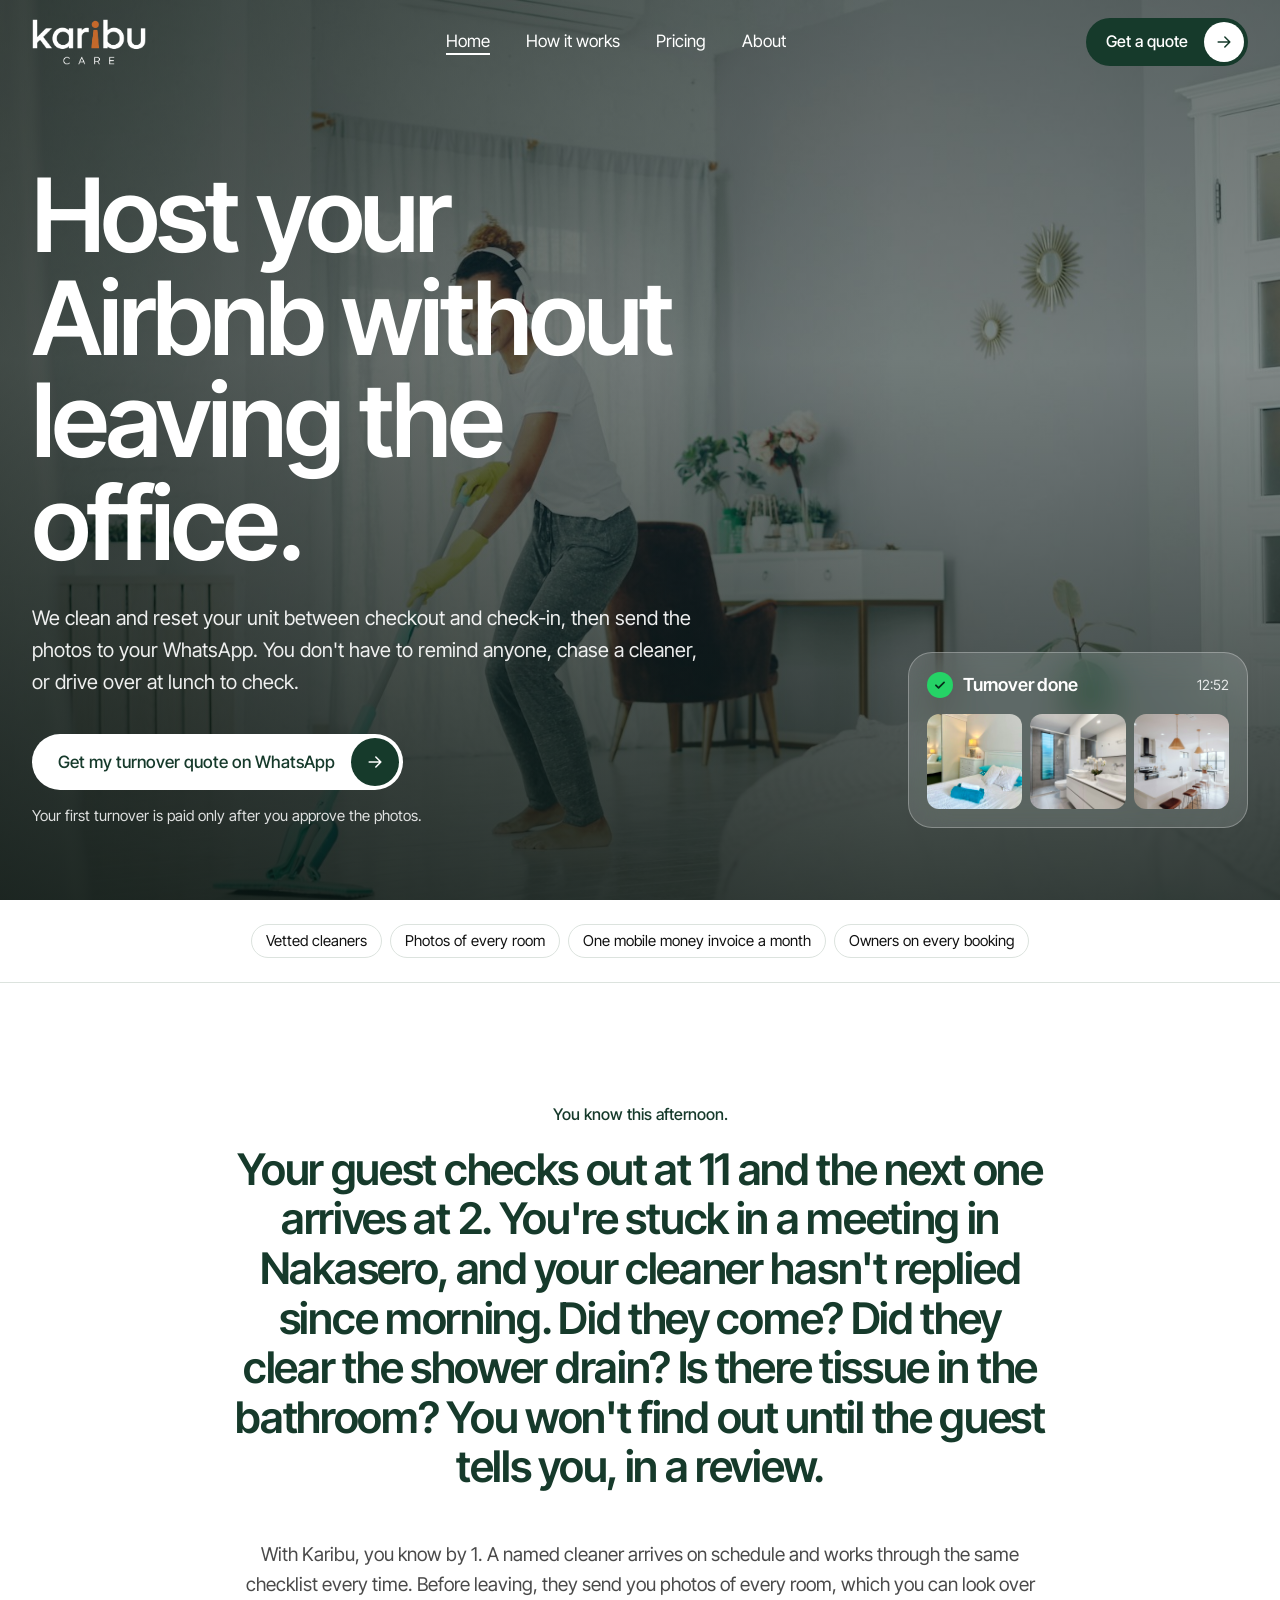
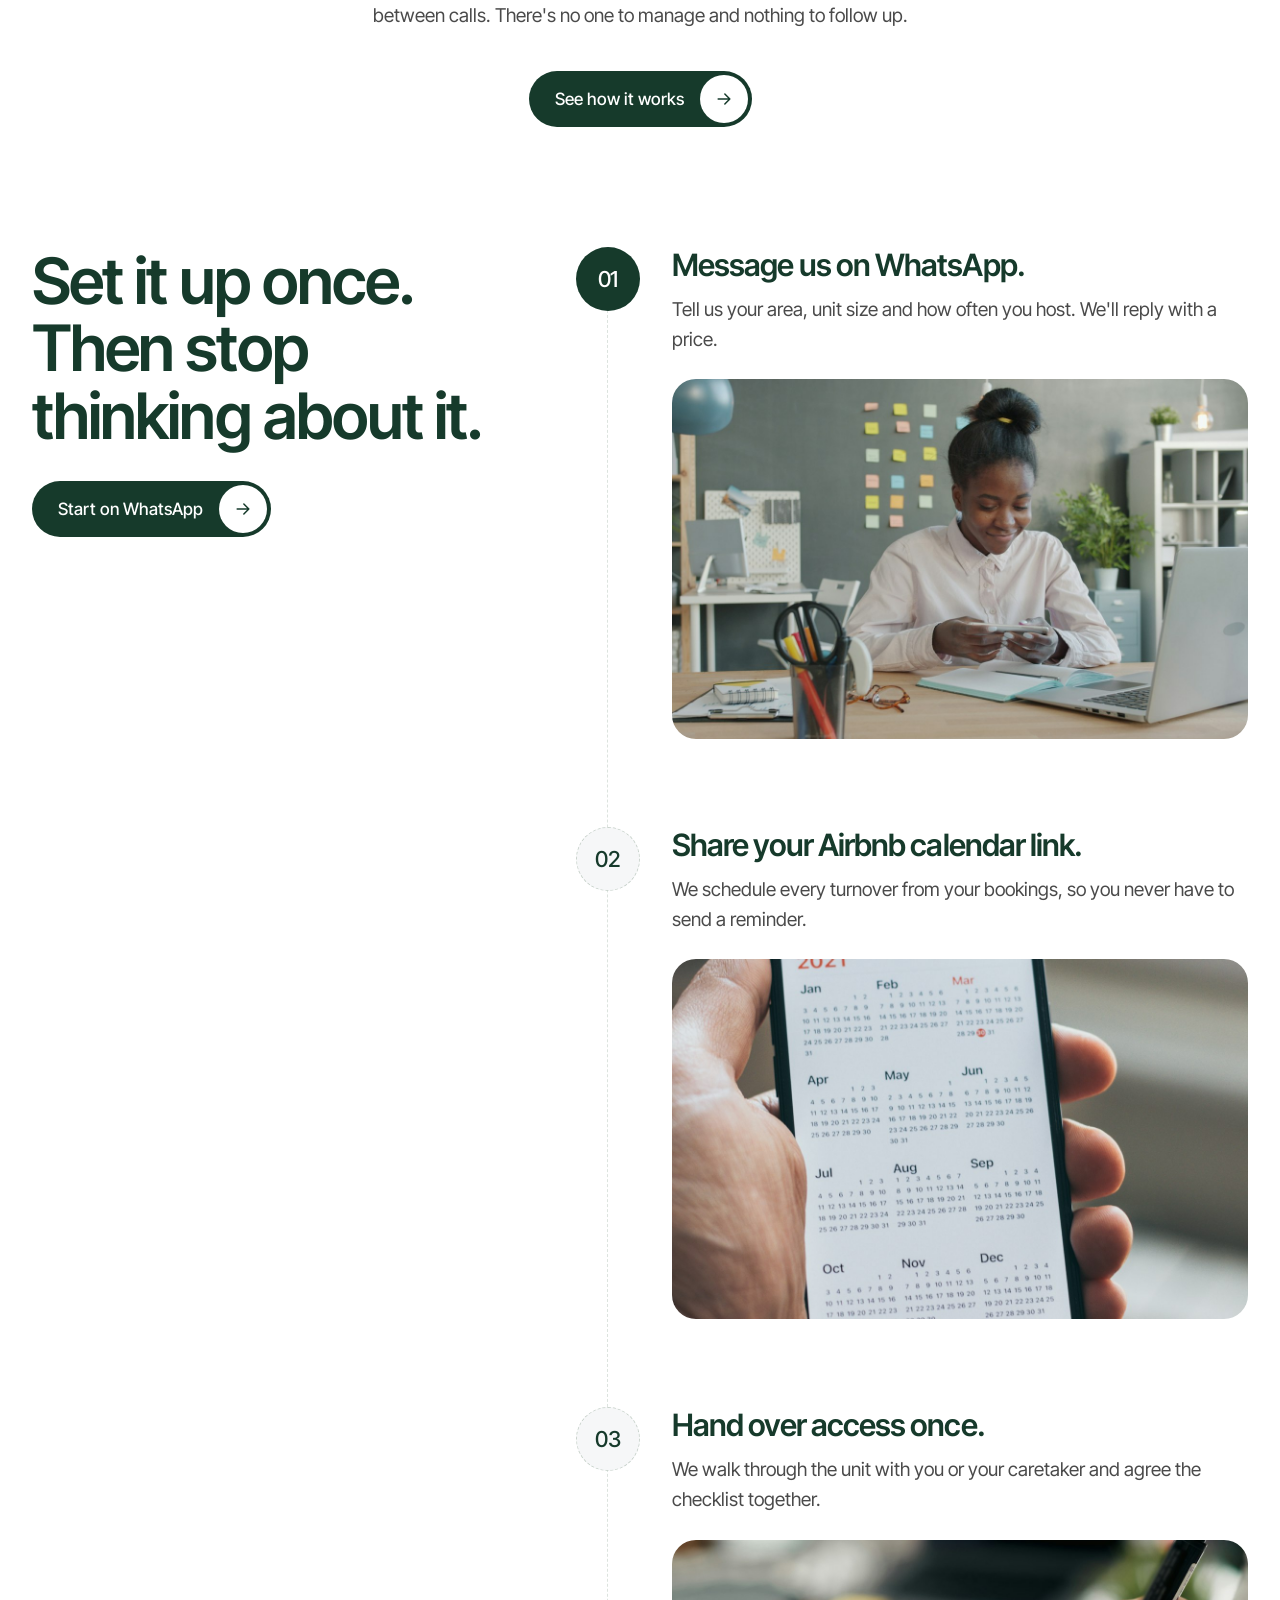
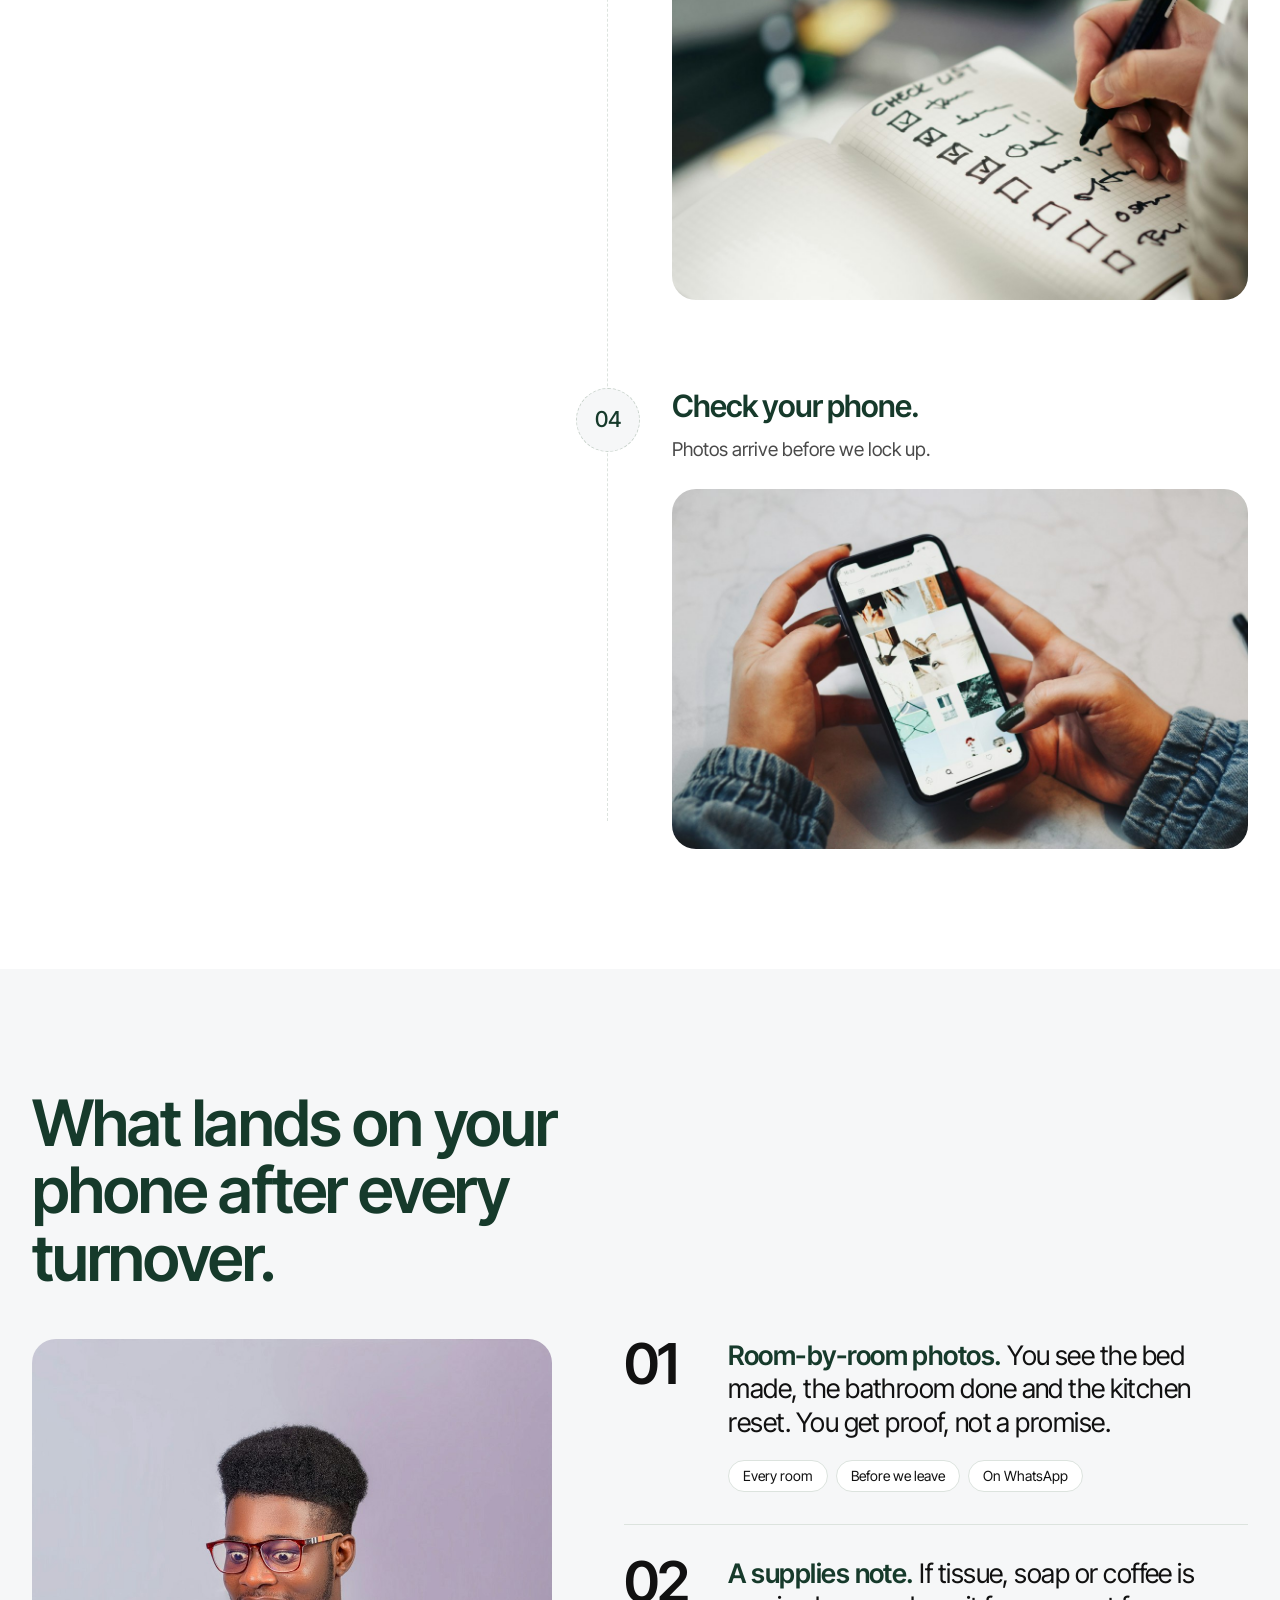
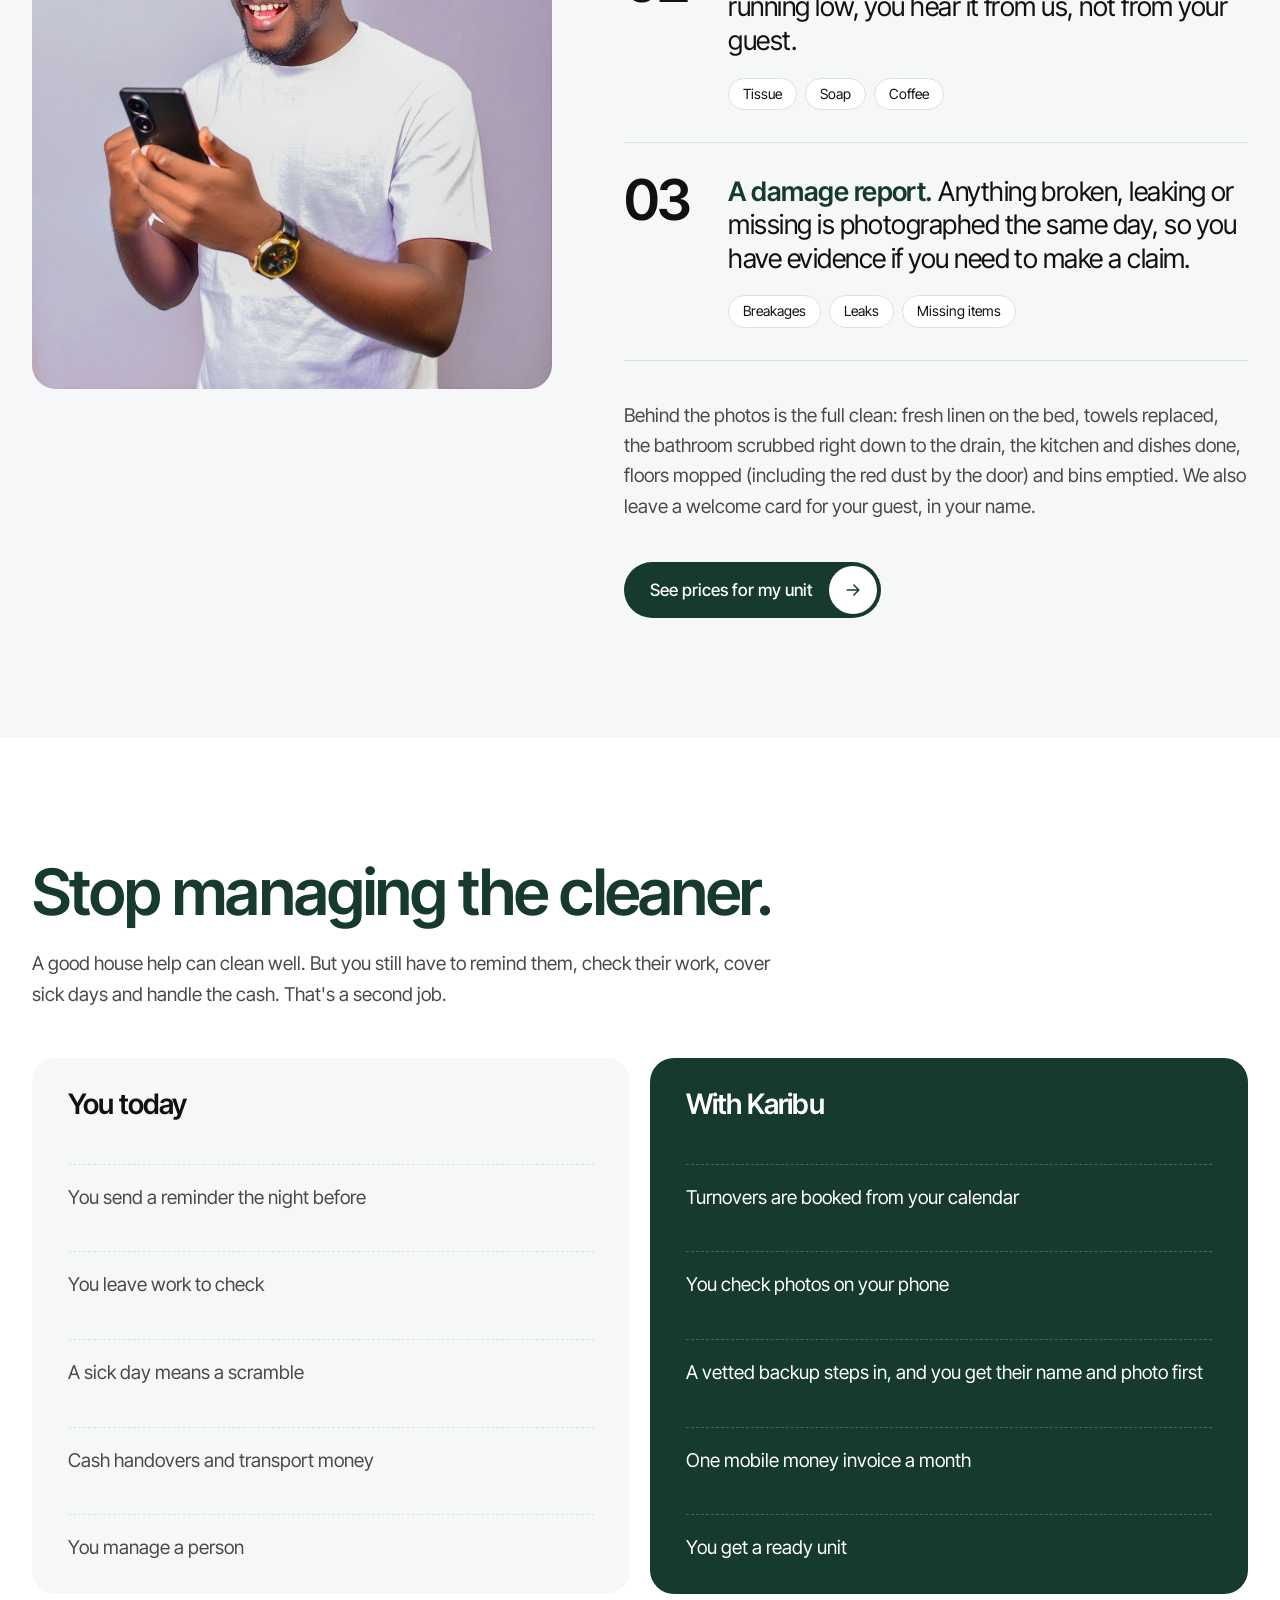
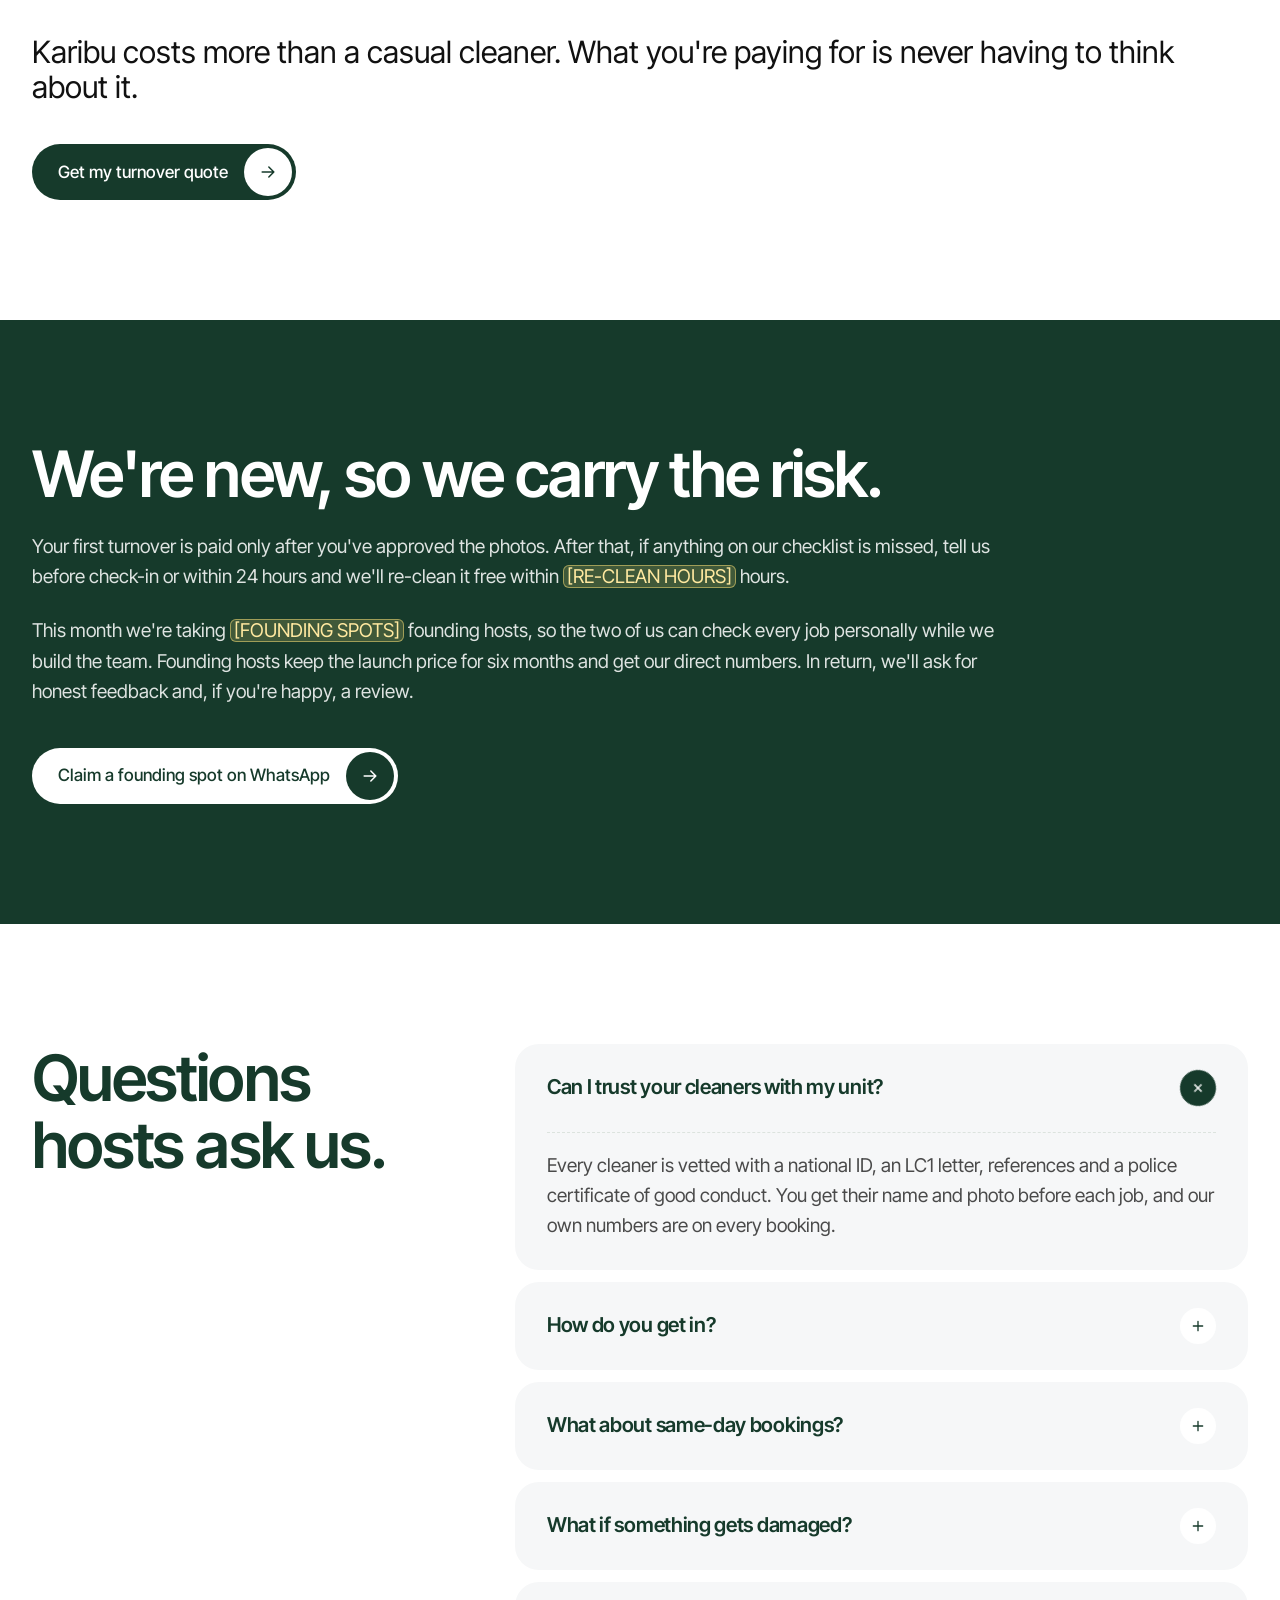
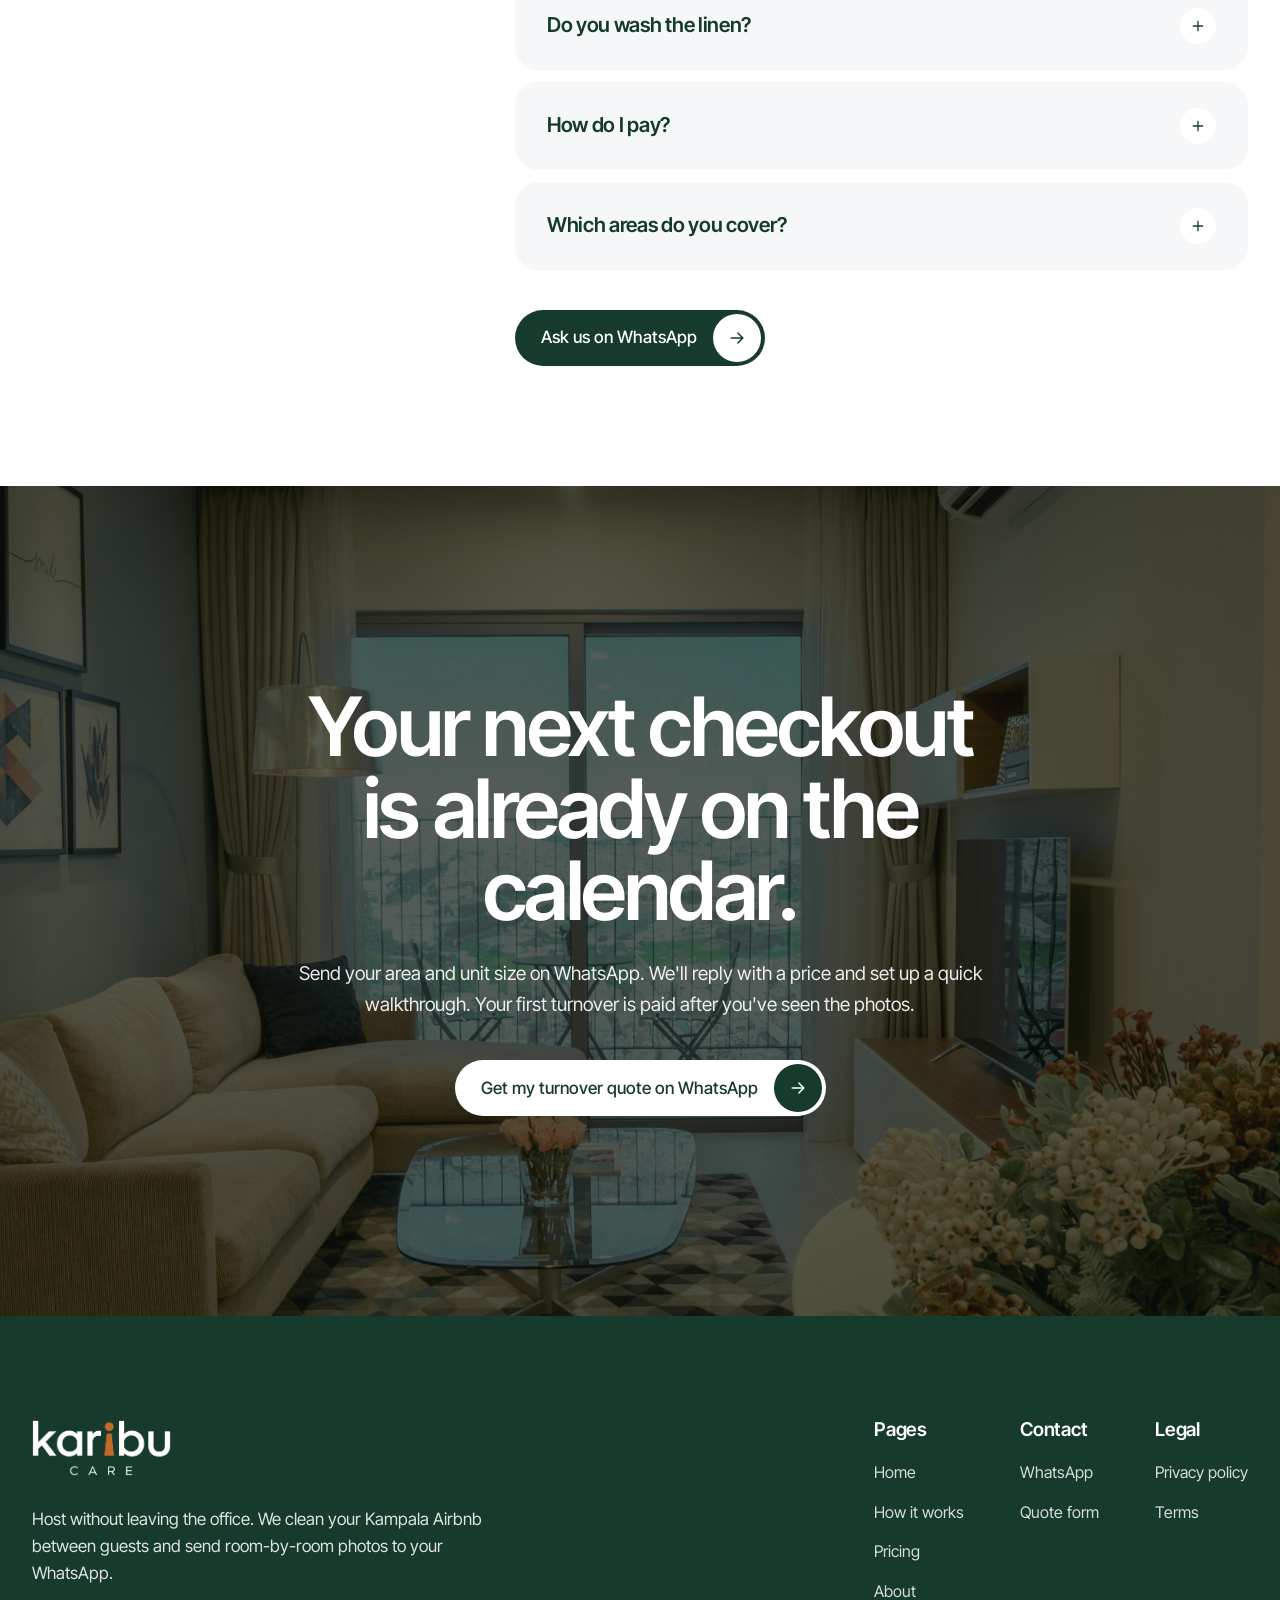
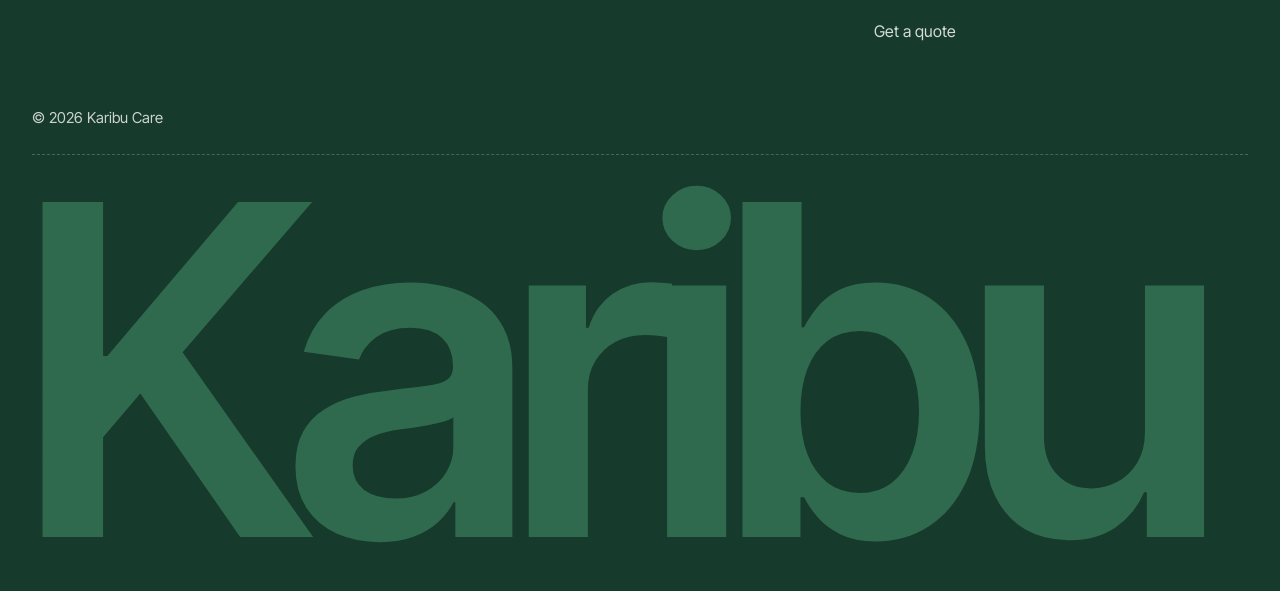
<file: index.html>
<!doctype html>
<html lang="en">
<head>
  <meta charset="utf-8">
  <meta name="viewport" content="width=device-width, initial-scale=1">
  <title>Airbnb Turnover Cleaning in Kampala | Karibu Care</title>
  <meta name="description" content="Host without leaving the office. We clean your Kampala Airbnb between guests and send room-by-room photos to your WhatsApp.">
  <meta property="og:title" content="Airbnb Turnover Cleaning in Kampala | Karibu Care">
  <meta property="og:description" content="Host without leaving the office. We clean your Kampala Airbnb between guests and send room-by-room photos to your WhatsApp.">
  <meta name="theme-color" content="#163A2B">
  <link rel="icon" href="data:image/svg+xml,%3Csvg xmlns='http://www.w3.org/2000/svg' viewBox='0 0 32 32'%3E%3Crect width='32' height='32' rx='8' fill='%230B4F4A'/%3E%3Ccircle cx='16' cy='8.5' r='3.2' fill='%23C96A2B'/%3E%3Cpath d='M13.6 14h4.8l1.6 12h-8z' fill='%23C96A2B'/%3E%3C/svg%3E">
  <link rel="preconnect" href="https://fonts.googleapis.com">
  <link rel="preconnect" href="https://fonts.gstatic.com" crossorigin>
  <link rel="stylesheet" href="https://fonts.googleapis.com/css2?family=Inter+Tight:wght@400;500;600&display=swap">
  <link rel="stylesheet" href="assets/css/styles.css">
  <script src="assets/js/main.js" defer></script>
</head>
<body>
  <a class="skip-link" href="#main">Skip to content</a>
  <header class="nav nav--overlay">
    <div class="container nav__inner">
      <a class="logo" href="index.html"><img class="logo__img logo__img--ink" src="assets/img/logo.png" alt="Karibu Care" width="1301" height="525"><img class="logo__img logo__img--white" src="assets/img/logo-white.png" alt="Karibu Care" width="1301" height="525"></a>
      <nav aria-label="Main">
        <ul class="nav__links">
          <li><a href="index.html" aria-current="page">Home</a></li>
          <li><a href="index.html#how-it-works">How it works</a></li>
          <li><a href="pricing.html">Pricing</a></li>
          <li><a href="about.html">About</a></li>
        </ul>
      </nav>
      <div class="nav__cta"><a class="btn btn--dark" href="https://wa.me/[WHATSAPP_NUMBER]" target="_blank" rel="noopener"><span class="btn__label">Get a quote</span><span class="btn__icon"><svg viewBox="0 0 24 24" fill="none" stroke="currentColor" stroke-width="1.8" stroke-linecap="round" stroke-linejoin="round" aria-hidden="true" focusable="false"><path d="M5 12h14M13 6l6 6-6 6"/></svg></span></a></div>
      <button class="nav__toggle" type="button" aria-expanded="false" aria-controls="nav-panel">
        <span class="nav__toggle-bars" aria-hidden="true"></span>Menu
      </button>
    </div>
    <div class="nav__panel" id="nav-panel" hidden>
      <nav aria-label="Mobile">
        <ul>
          <li><a href="index.html" aria-current="page">Home</a></li>
          <li><a href="index.html#how-it-works">How it works</a></li>
          <li><a href="pricing.html">Pricing</a></li>
          <li><a href="about.html">About</a></li>
        </ul>
      </nav>
      <a class="btn btn--dark btn--block" href="https://wa.me/[WHATSAPP_NUMBER]" target="_blank" rel="noopener"><span class="btn__label">Get a quote</span><span class="btn__icon"><svg viewBox="0 0 24 24" fill="none" stroke="currentColor" stroke-width="1.8" stroke-linecap="round" stroke-linejoin="round" aria-hidden="true" focusable="false"><path d="M5 12h14M13 6l6 6-6 6"/></svg></span></a>
    </div>
  </header>

  <main id="main">
    <!-- 1. HERO -->
    <section class="hero on-dark" aria-labelledby="hero-title">
      <div class="hero__media">
        <!-- STOCK PLACEHOLDER (Unsplash), replace with: Full-bleed, landscape. Ugandan cleaner in Karibu uniform smoothing fresh white linen on a made bed in a bright, modern Kampala apartment; window light; space on the left for the headline -->
<img src="assets/img/hero.jpg" alt="A cleaner mopping the floor of a bright, airy apartment" width="1920" height="1080" fetchpriority="high">
      </div>
      <div class="container hero__grid">
        <div>
          <h1 class="h-hero" id="hero-title">Host your Airbnb without leaving the office.</h1>
          <p class="hero__sub">We clean and reset your unit between checkout and check-in, then send the photos to your WhatsApp. You don't have to remind anyone, chase a cleaner, or drive over at lunch to check.</p>
          <div class="btn-row"><a class="btn btn--light" href="https://wa.me/[WHATSAPP_NUMBER]" target="_blank" rel="noopener"><span class="btn__label">Get my turnover quote on WhatsApp</span><span class="btn__icon"><svg viewBox="0 0 24 24" fill="none" stroke="currentColor" stroke-width="1.8" stroke-linecap="round" stroke-linejoin="round" aria-hidden="true" focusable="false"><path d="M5 12h14M13 6l6 6-6 6"/></svg></span></a></div>
          <p class="hero__note">Your first turnover is paid only after you approve the photos.</p>
        </div>
        <div class="report-card" role="img" aria-label="Mock-up of a WhatsApp photo report: Turnover done, 12:52, with photos of the bedroom, bathroom and kitchen">
          <div class="report-card__head">
            <span class="report-card__title"><span class="report-card__tick"><svg viewBox="0 0 24 24" fill="none" stroke="currentColor" stroke-width="3" stroke-linecap="round" stroke-linejoin="round" aria-hidden="true" focusable="false"><path d="M5 12.5l4.5 4.5L19 7.5"/></svg></span>Turnover done</span>
            <span class="report-card__time">12:52</span>
          </div>
          <div class="report-card__thumbs">
            <!-- STOCK PLACEHOLDER (Unsplash): replace with square crops of a made bed, a clean bathroom and a reset kitchen from a real turnover -->
            <img src="assets/img/thumb-bedroom.jpg" alt="" width="400" height="400">
            <img src="assets/img/thumb-bathroom.jpg" alt="" width="400" height="400">
            <img src="assets/img/thumb-kitchen.jpg" alt="" width="400" height="400">
          </div>
        </div>
      </div>
    </section>

    <div class="trust">
      <div class="container">
        <ul class="chips">
          <li class="chip">Vetted cleaners</li>
          <li class="chip">Photos of every room</li>
          <li class="chip">One mobile money invoice a month</li>
          <li class="chip">Owners on every booking</li>
        </ul>
      </div>
    </div>

    <!-- 2. THE MOMENT -->
    <section class="section statement-block" aria-labelledby="moment-title">
      <div class="container">
        <h2 class="eyebrow" id="moment-title">You know this afternoon.</h2>
        <p class="statement statement--long center reveal">Your guest checks out at 11 and the next one arrives at 2. You're stuck in a meeting in Nakasero, and your cleaner hasn't replied since morning. Did they come? Did they clear the shower drain? Is there tissue in the bathroom? You won't find out until the guest tells you, in a review.</p>
        <div class="statement-follow reveal">
          <p class="body">With Karibu, you know by 1. A named cleaner arrives on schedule and works through the same checklist every time. Before leaving, they send you photos of every room, which you can look over between calls. There's no one to manage and nothing to follow up.</p>
          <div class="btn-row"><a class="btn btn--dark" href="#how-it-works"><span class="btn__label">See how it works</span><span class="btn__icon"><svg viewBox="0 0 24 24" fill="none" stroke="currentColor" stroke-width="1.8" stroke-linecap="round" stroke-linejoin="round" aria-hidden="true" focusable="false"><path d="M5 12h14M13 6l6 6-6 6"/></svg></span></a></div>
        </div>
      </div>
    </section>

    <!-- 3. HOW IT WORKS -->
    <section class="section" id="how-it-works" aria-labelledby="hiw-title" style="padding-top:0">
      <div class="container hiw">
        <div class="hiw__intro">
          <h2 class="h-section" id="hiw-title">Set it up once. Then stop thinking about it.</h2>
          <div class="btn-row"><a class="btn btn--dark" href="https://wa.me/[WHATSAPP_NUMBER]" target="_blank" rel="noopener"><span class="btn__label">Start on WhatsApp</span><span class="btn__icon"><svg viewBox="0 0 24 24" fill="none" stroke="currentColor" stroke-width="1.8" stroke-linecap="round" stroke-linejoin="round" aria-hidden="true" focusable="false"><path d="M5 12h14M13 6l6 6-6 6"/></svg></span></a></div>
        </div>
        <ol class="steps">
            <li class="step reveal is-active">
              <span class="step__num" aria-hidden="true">01</span>
              <div>
                <h3 class="step__title">Message us on WhatsApp.</h3>
                <p class="body step__text">Tell us your area, unit size and how often you host. We'll reply with a price.</p>
                <!-- STOCK PLACEHOLDER (Unsplash), replace with: Host at an office desk in Kampala, typing a WhatsApp message on their phone -->
<img class="step__img" src="assets/img/step-1.jpg" alt="A young professional working at an office desk with a laptop and papers" width="1200" height="750" loading="lazy" decoding="async">
              </div>
            </li>

            <li class="step reveal">
              <span class="step__num" aria-hidden="true">02</span>
              <div>
                <h3 class="step__title">Share your Airbnb calendar link.</h3>
                <p class="body step__text">We schedule every turnover from your bookings, so you never have to send a reminder.</p>
                <!-- STOCK PLACEHOLDER (Unsplash), replace with: Close-up of a phone showing the Airbnb host calendar with bookings -->
<img class="step__img" src="assets/img/step-2.jpg" alt="A hand holding a phone that shows a monthly calendar" width="1200" height="750" loading="lazy" decoding="async">
              </div>
            </li>

            <li class="step reveal">
              <span class="step__num" aria-hidden="true">03</span>
              <div>
                <h3 class="step__title">Hand over access once.</h3>
                <p class="body step__text">We walk through the unit with you or your caretaker and agree the checklist together.</p>
                <!-- STOCK PLACEHOLDER (Unsplash), replace with: Ugandan cleaner in Karibu uniform walking through a bright apartment with a caretaker, holding a checklist -->
<img class="step__img" src="assets/img/step-3.jpg" alt="A hand ticking items off a printed checklist" width="1200" height="750" loading="lazy" decoding="async">
              </div>
            </li>

            <li class="step reveal">
              <span class="step__num" aria-hidden="true">04</span>
              <div>
                <h3 class="step__title">Check your phone.</h3>
                <p class="body step__text">Photos arrive before we lock up.</p>
                <!-- STOCK PLACEHOLDER (Unsplash), replace with: Hand holding a phone with a WhatsApp chat full of room photos (bed, bathroom, kitchen) -->
<img class="step__img" src="assets/img/step-4.jpg" alt="Two hands holding a phone that shows a grid of photos" width="1200" height="750" loading="lazy" decoding="async">
              </div>
            </li>
        </ol>
      </div>
    </section>

    <!-- 4. WHAT YOU GET -->
    <section class="section" aria-labelledby="wyg-title" style="background:var(--surface)">
      <div class="container">
        <h2 class="h-section wyg__head" id="wyg-title">What lands on your phone after every turnover.</h2>
        <div class="wyg">
          <div>
            <!-- STOCK PLACEHOLDER (Unsplash), replace with: Portrait. Hand holding a phone showing a WhatsApp chat with room photos; blurred office or car interior behind -->
<img class="wyg__img" src="assets/img/what-you-get.jpg" alt="A smiling man reading a message on his phone" width="1000" height="1250" loading="lazy" decoding="async">
          </div>
          <div>
            <ol class="benefits">
              <li class="reveal">
                <span class="benefit__num" aria-hidden="true">01</span>
                <div>
                  <p class="benefit__text"><strong>Room-by-room photos.</strong> You see the bed made, the bathroom done and the kitchen reset. You get proof, not a promise.</p>
                  <ul class="chips" style="margin-top:20px"><li class="chip">Every room</li><li class="chip">Before we leave</li><li class="chip">On WhatsApp</li></ul>
                </div>
              </li>

              <li class="reveal">
                <span class="benefit__num" aria-hidden="true">02</span>
                <div>
                  <p class="benefit__text"><strong>A supplies note.</strong> If tissue, soap or coffee is running low, you hear it from us, not from your guest.</p>
                  <ul class="chips" style="margin-top:20px"><li class="chip">Tissue</li><li class="chip">Soap</li><li class="chip">Coffee</li></ul>
                </div>
              </li>

              <li class="reveal">
                <span class="benefit__num" aria-hidden="true">03</span>
                <div>
                  <p class="benefit__text"><strong>A damage report.</strong> Anything broken, leaking or missing is photographed the same day, so you have evidence if you need to make a claim.</p>
                  <ul class="chips" style="margin-top:20px"><li class="chip">Breakages</li><li class="chip">Leaks</li><li class="chip">Missing items</li></ul>
                </div>
              </li>
            </ol>
            <div class="wyg__after reveal">
              <p class="body">Behind the photos is the full clean: fresh linen on the bed, towels replaced, the bathroom scrubbed right down to the drain, the kitchen and dishes done, floors mopped (including the red dust by the door) and bins emptied. We also leave a welcome card for your guest, in your name.</p>
              <div class="btn-row"><a class="btn btn--dark" href="pricing.html"><span class="btn__label">See prices for my unit</span><span class="btn__icon"><svg viewBox="0 0 24 24" fill="none" stroke="currentColor" stroke-width="1.8" stroke-linecap="round" stroke-linejoin="round" aria-hidden="true" focusable="false"><path d="M5 12h14M13 6l6 6-6 6"/></svg></span></a></div>
            </div>
          </div>
        </div>
      </div>
    </section>

    <!-- 5. KARIBU VS. A CASUAL CLEANER -->
    <section class="section" aria-labelledby="vs-title">
      <div class="container">
        <h2 class="h-section" id="vs-title">Stop managing the cleaner.</h2>
        <p class="body vs__intro">A good house help can clean well. But you still have to remind them, check their work, cover sick days and handle the cash. That's a second job.</p>
        <div class="compare reveal" role="table" aria-labelledby="vs-title">
          <div class="compare__bg compare__bg--today" aria-hidden="true"></div>
          <div class="compare__bg compare__bg--karibu" aria-hidden="true"></div>
          <div class="compare__row" role="row"><div class="compare__cell compare__cell--today compare__head" role="columnheader"><h3>You today</h3></div><div class="compare__cell compare__cell--karibu compare__head" role="columnheader"><h3>With Karibu</h3></div></div>
          <div class="compare__row" role="row"><div class="compare__cell compare__cell--today" role="cell">You send a reminder the night before</div><div class="compare__cell compare__cell--karibu" role="cell">Turnovers are booked from your calendar</div></div>
          <div class="compare__row" role="row"><div class="compare__cell compare__cell--today" role="cell">You leave work to check</div><div class="compare__cell compare__cell--karibu" role="cell">You check photos on your phone</div></div>
          <div class="compare__row" role="row"><div class="compare__cell compare__cell--today" role="cell">A sick day means a scramble</div><div class="compare__cell compare__cell--karibu" role="cell">A vetted backup steps in, and you get their name and photo first</div></div>
          <div class="compare__row" role="row"><div class="compare__cell compare__cell--today" role="cell">Cash handovers and transport money</div><div class="compare__cell compare__cell--karibu" role="cell">One mobile money invoice a month</div></div>
          <div class="compare__row" role="row"><div class="compare__cell compare__cell--today" role="cell">You manage a person</div><div class="compare__cell compare__cell--karibu" role="cell">You get a ready unit</div></div>
        </div>
        <p class="vs__close h-card">Karibu costs more than a casual cleaner. What you're paying for is never having to think about it.</p>
        <div class="btn-row"><a class="btn btn--dark" href="https://wa.me/[WHATSAPP_NUMBER]" target="_blank" rel="noopener"><span class="btn__label">Get my turnover quote</span><span class="btn__icon"><svg viewBox="0 0 24 24" fill="none" stroke="currentColor" stroke-width="1.8" stroke-linecap="round" stroke-linejoin="round" aria-hidden="true" focusable="false"><path d="M5 12h14M13 6l6 6-6 6"/></svg></span></a></div>
      </div>
    </section>

    <!-- 6. PROMISE AND FOUNDING SPOTS -->
    <section class="section band on-dark" aria-labelledby="promise-title">
      <div class="container">
        <div class="band__inner reveal">
          <h2 class="h-section" id="promise-title">We're new, so we carry the risk.</h2>
          <p class="body">Your first turnover is paid only after you've approved the photos. After that, if anything on our checklist is missed, tell us before check-in or within 24 hours and we'll re-clean it free within <span class="ph">[RE-CLEAN HOURS]</span> hours.</p>
          <p class="body">This month we're taking <span class="ph">[FOUNDING SPOTS]</span> founding hosts, so the two of us can check every job personally while we build the team. Founding hosts keep the launch price for six months and get our direct numbers. In return, we'll ask for honest feedback and, if you're happy, a review.</p>
          <div class="btn-row"><a class="btn btn--light" href="https://wa.me/[WHATSAPP_NUMBER]" target="_blank" rel="noopener"><span class="btn__label">Claim a founding spot on WhatsApp</span><span class="btn__icon"><svg viewBox="0 0 24 24" fill="none" stroke="currentColor" stroke-width="1.8" stroke-linecap="round" stroke-linejoin="round" aria-hidden="true" focusable="false"><path d="M5 12h14M13 6l6 6-6 6"/></svg></span></a></div>
        </div>
      </div>
    </section>

    <!-- 7. FAQ -->
    <section class="section" id="faq" aria-labelledby="faq-title">
      <div class="container faq">
        <div class="faq__head">
          <h2 class="h-section" id="faq-title">Questions hosts ask us.</h2>
        </div>
        <div>
          <div class="faq__list">
            <details class="faq__item" open>
              <summary><span>Can I trust your cleaners with my unit?</span><span class="faq__icon"><svg viewBox="0 0 24 24" fill="none" stroke="currentColor" stroke-width="2" stroke-linecap="round" aria-hidden="true" focusable="false"><path d="M12 5v14M5 12h14"/></svg></span></summary>
              <div class="faq__answer"><p>Every cleaner is vetted with a national ID, an LC1 letter, references and a police certificate of good conduct. You get their name and photo before each job, and our own numbers are on every booking.</p></div>
            </details>

            <details class="faq__item">
              <summary><span>How do you get in?</span><span class="faq__icon"><svg viewBox="0 0 24 24" fill="none" stroke="currentColor" stroke-width="2" stroke-linecap="round" aria-hidden="true" focusable="false"><path d="M12 5v14M5 12h14"/></svg></span></summary>
              <div class="faq__answer"><p>We agree this at setup. It could be a key held by our team lead, a lockbox, or your caretaker or guard. Either way, you always know who has access.</p></div>
            </details>

            <details class="faq__item">
              <summary><span>What about same-day bookings?</span><span class="faq__icon"><svg viewBox="0 0 24 24" fill="none" stroke="currentColor" stroke-width="2" stroke-linecap="round" aria-hidden="true" focusable="false"><path d="M12 5v14M5 12h14"/></svg></span></summary>
              <div class="faq__answer"><p>New bookings show up on your calendar link as they come in. For a same-day turnover, message us and we'll confirm within <span class="ph">[RESPONSE TIME]</span> whether we can make it.</p></div>
            </details>

            <details class="faq__item">
              <summary><span>What if something gets damaged?</span><span class="faq__icon"><svg viewBox="0 0 24 24" fill="none" stroke="currentColor" stroke-width="2" stroke-linecap="round" aria-hidden="true" focusable="false"><path d="M12 5v14M5 12h14"/></svg></span></summary>
              <div class="faq__answer"><p>If a guest breaks something, our damage report gives you photos for your claim. If we cause damage, tell us within 24 hours and we'll handle it under our written breakages policy.</p></div>
            </details>

            <details class="faq__item">
              <summary><span>Do you wash the linen?</span><span class="faq__icon"><svg viewBox="0 0 24 24" fill="none" stroke="currentColor" stroke-width="2" stroke-linecap="round" aria-hidden="true" focusable="false"><path d="M12 5v14M5 12h14"/></svg></span></summary>
              <div class="faq__answer"><p>We remake the bed with your fresh linen. Off-site laundry is available as an add-on.</p></div>
            </details>

            <details class="faq__item">
              <summary><span>How do I pay?</span><span class="faq__icon"><svg viewBox="0 0 24 24" fill="none" stroke="currentColor" stroke-width="2" stroke-linecap="round" aria-hidden="true" focusable="false"><path d="M12 5v14M5 12h14"/></svg></span></summary>
              <div class="faq__answer"><p>You get one invoice at the end of the month, payable by mobile money.</p></div>
            </details>

            <details class="faq__item">
              <summary><span>Which areas do you cover?</span><span class="faq__icon"><svg viewBox="0 0 24 24" fill="none" stroke="currentColor" stroke-width="2" stroke-linecap="round" aria-hidden="true" focusable="false"><path d="M12 5v14M5 12h14"/></svg></span></summary>
              <div class="faq__answer"><p><span class="ph">[SERVICE AREAS]</span>. If you're just outside these, ask us anyway.</p></div>
            </details>
          </div>
          <div class="btn-row"><a class="btn btn--dark" href="https://wa.me/[WHATSAPP_NUMBER]" target="_blank" rel="noopener"><span class="btn__label">Ask us on WhatsApp</span><span class="btn__icon"><svg viewBox="0 0 24 24" fill="none" stroke="currentColor" stroke-width="1.8" stroke-linecap="round" stroke-linejoin="round" aria-hidden="true" focusable="false"><path d="M5 12h14M13 6l6 6-6 6"/></svg></span></a></div>
        </div>
      </div>
    </section>

    <!-- CLOSING CTA -->
    <section class="cta-photo on-dark" aria-labelledby="close-title">
      <div class="cta-photo__media">
        <!-- STOCK PLACEHOLDER (Unsplash), replace with: Full-bleed, landscape. Bright modern Kampala apartment living room, freshly reset: plumped cushions, folded throw, city or greenery through the window -->
<img src="assets/img/closing.jpg" alt="A bright living room with a sofa and a city view through the window" width="1920" height="1080" loading="lazy" decoding="async">
      </div>
      <div class="container reveal">
        <h2 class="h-hero" id="close-title">Your next checkout is already on the calendar.</h2>
        <p class="body">Send your area and unit size on WhatsApp. We'll reply with a price and set up a quick walkthrough. Your first turnover is paid after you've seen the photos.</p>
        <div class="btn-row"><a class="btn btn--light" href="https://wa.me/[WHATSAPP_NUMBER]" target="_blank" rel="noopener"><span class="btn__label">Get my turnover quote on WhatsApp</span><span class="btn__icon"><svg viewBox="0 0 24 24" fill="none" stroke="currentColor" stroke-width="1.8" stroke-linecap="round" stroke-linejoin="round" aria-hidden="true" focusable="false"><path d="M5 12h14M13 6l6 6-6 6"/></svg></span></a></div>
      </div>
    </section>

  </main>

  <footer class="footer on-dark">
    <div class="container">
      <div class="footer__top">
        <div>
          <a class="logo" href="index.html"><img class="logo__img logo__img--ink" src="assets/img/logo.png" alt="Karibu Care" width="1301" height="525"><img class="logo__img logo__img--white" src="assets/img/logo-white.png" alt="Karibu Care" width="1301" height="525"></a>
          <p class="footer__desc">Host without leaving the office. We clean your Kampala Airbnb between guests and send room-by-room photos to your WhatsApp.</p>
        </div>
        <div class="footer__cols">
          <div>
            <h2>Pages</h2>
            <ul>
              <li><a href="index.html">Home</a></li>
              <li><a href="index.html#how-it-works">How it works</a></li>
              <li><a href="pricing.html">Pricing</a></li>
              <li><a href="about.html">About</a></li>
              <li><a href="get-a-quote.html">Get a quote</a></li>
            </ul>
          </div>
          <div>
            <h2>Contact</h2>
            <ul>
              <li><a href="https://wa.me/[WHATSAPP_NUMBER]" target="_blank" rel="noopener">WhatsApp</a></li>
              <li><a href="get-a-quote.html">Quote form</a></li>
            </ul>
          </div>
          <div>
            <h2>Legal</h2>
            <ul>
              <!-- TODO: create these pages, then update the links -->
              <li><a href="#">Privacy policy</a></li>
              <li><a href="#">Terms</a></li>
            </ul>
          </div>
        </div>
      </div>
      <p class="footer__legal-row">&copy; 2026 Karibu Care</p>
      <span class="footer__giant" aria-hidden="true">Karibu</span>
    </div>
  </footer>
</body>
</html>
</file>
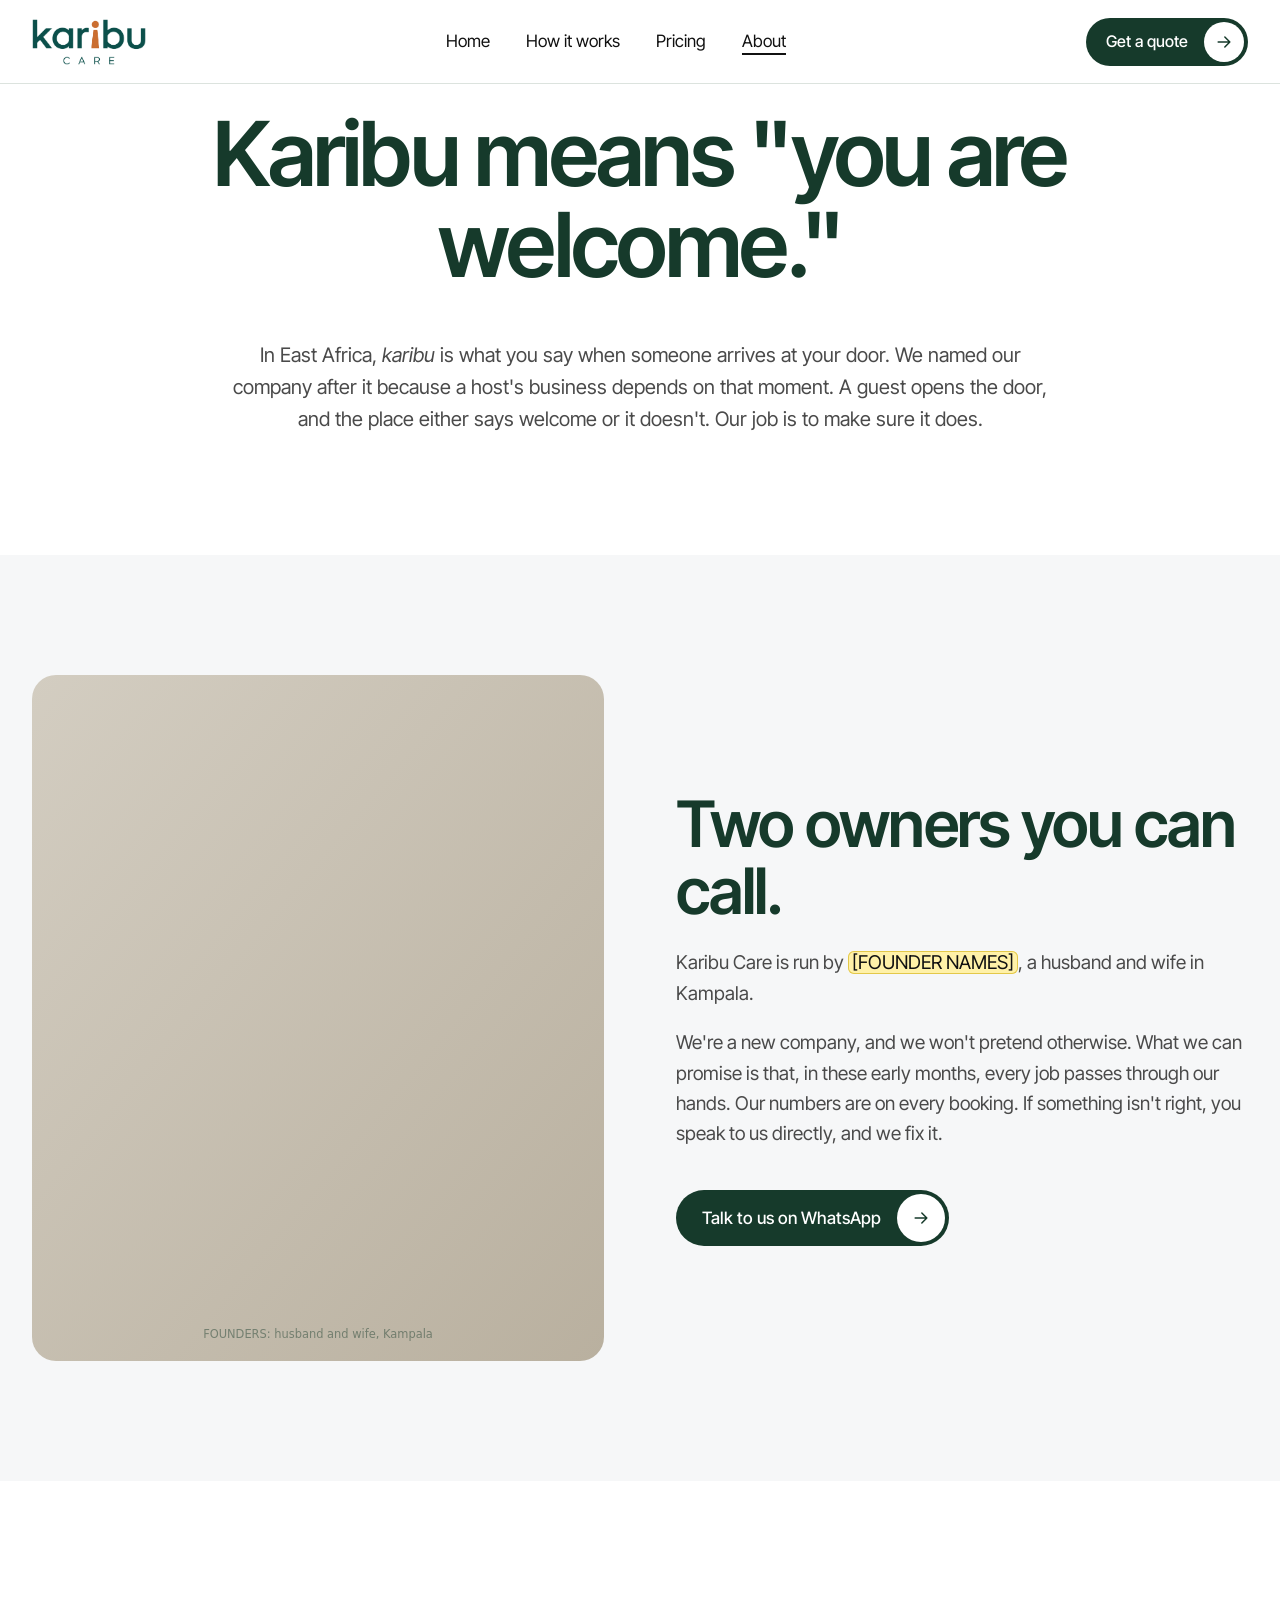
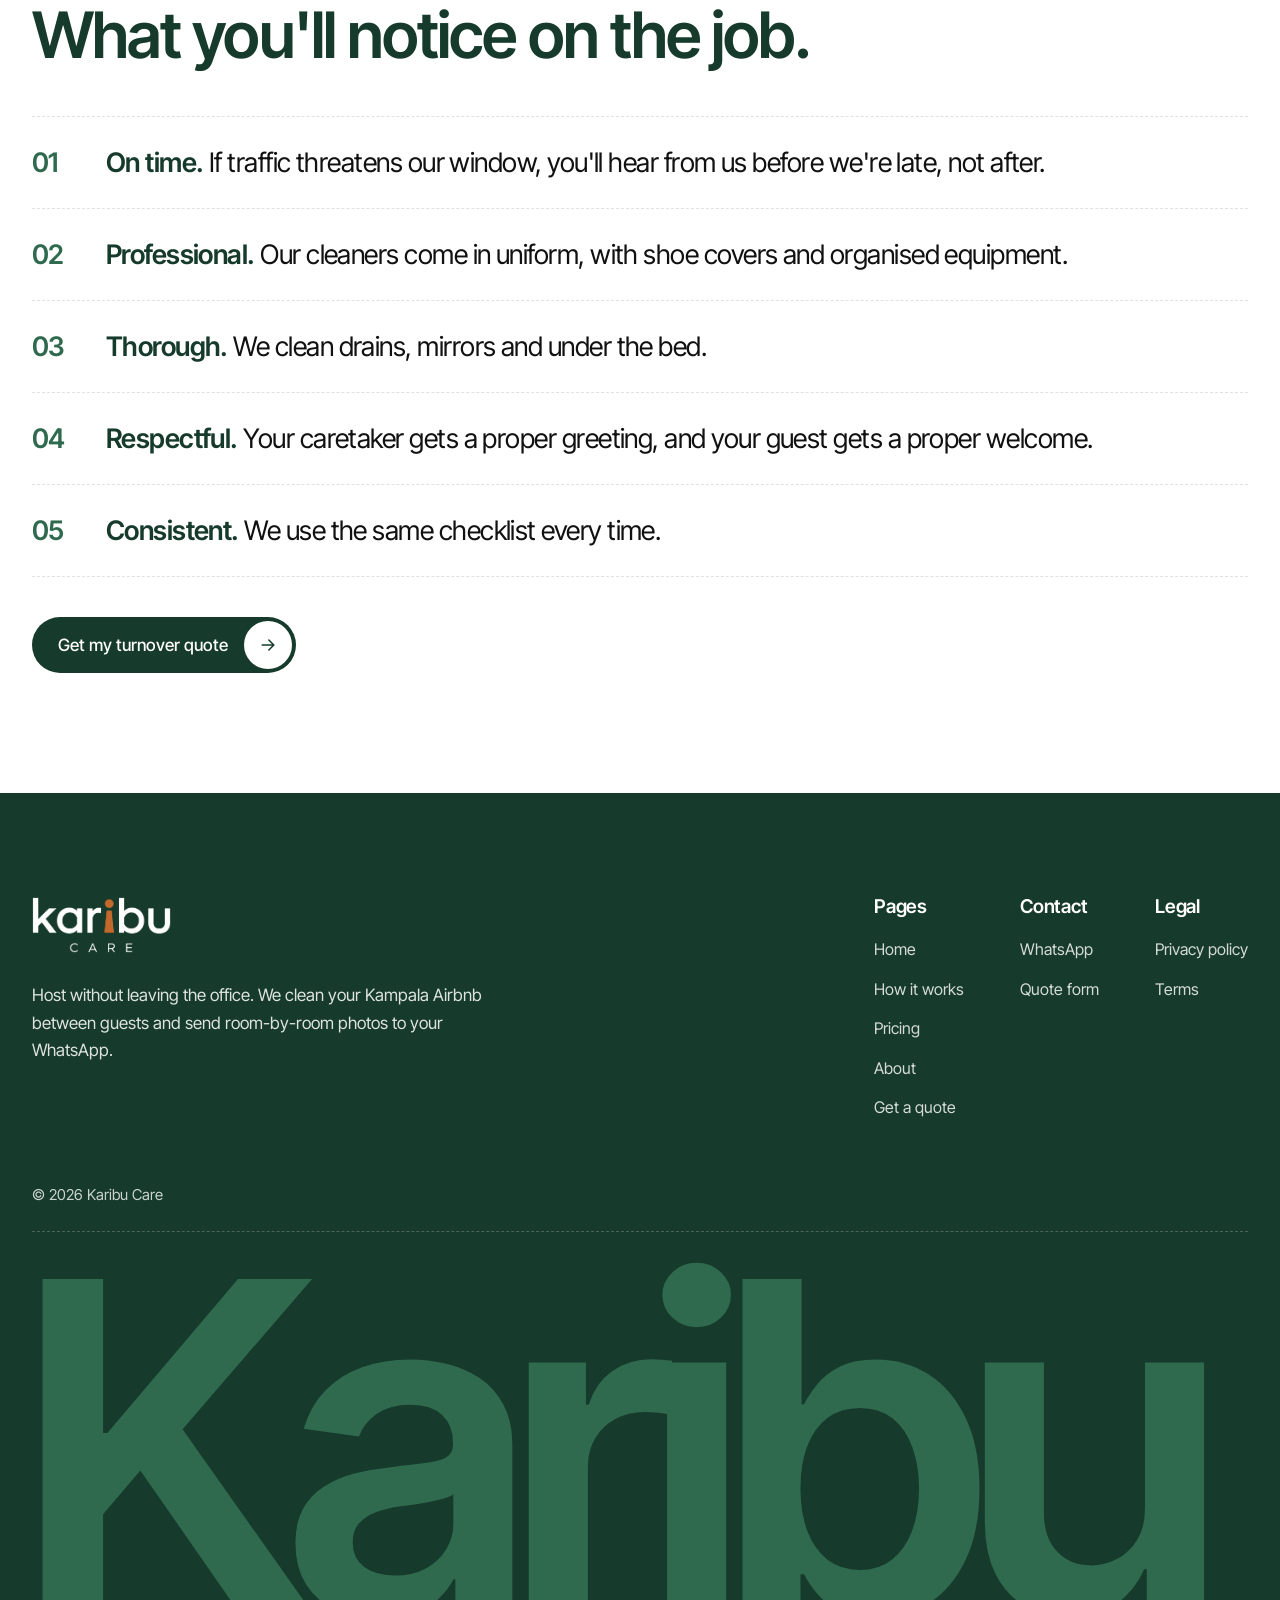
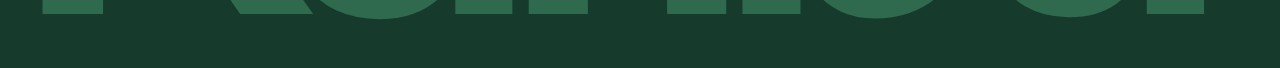
<file: about.html>
<!doctype html>
<html lang="en">
<head>
  <meta charset="utf-8">
  <meta name="viewport" content="width=device-width, initial-scale=1">
  <title>About Karibu Care | Kampala Airbnb Cleaning</title>
  <meta name="description" content="A husband-and-wife cleaning company built on Karibu hospitality. Vetted cleaners, owners you can call, and a welcome in every turnover.">
  <meta property="og:title" content="About Karibu Care | Kampala Airbnb Cleaning">
  <meta property="og:description" content="A husband-and-wife cleaning company built on Karibu hospitality. Vetted cleaners, owners you can call, and a welcome in every turnover.">
  <meta name="theme-color" content="#163A2B">
  <link rel="icon" href="data:image/svg+xml,%3Csvg xmlns='http://www.w3.org/2000/svg' viewBox='0 0 32 32'%3E%3Crect width='32' height='32' rx='8' fill='%230B4F4A'/%3E%3Ccircle cx='16' cy='8.5' r='3.2' fill='%23C96A2B'/%3E%3Cpath d='M13.6 14h4.8l1.6 12h-8z' fill='%23C96A2B'/%3E%3C/svg%3E">
  <link rel="preconnect" href="https://fonts.googleapis.com">
  <link rel="preconnect" href="https://fonts.gstatic.com" crossorigin>
  <link rel="stylesheet" href="https://fonts.googleapis.com/css2?family=Inter+Tight:wght@400;500;600&display=swap">
  <link rel="stylesheet" href="assets/css/styles.css">
  <script src="assets/js/main.js" defer></script>
</head>
<body>
  <a class="skip-link" href="#main">Skip to content</a>
  <header class="nav">
    <div class="container nav__inner">
      <a class="logo" href="index.html"><img class="logo__img logo__img--ink" src="assets/img/logo.png" alt="Karibu Care" width="1301" height="525"><img class="logo__img logo__img--white" src="assets/img/logo-white.png" alt="Karibu Care" width="1301" height="525"></a>
      <nav aria-label="Main">
        <ul class="nav__links">
          <li><a href="index.html">Home</a></li>
          <li><a href="index.html#how-it-works">How it works</a></li>
          <li><a href="pricing.html">Pricing</a></li>
          <li><a href="about.html" aria-current="page">About</a></li>
        </ul>
      </nav>
      <div class="nav__cta"><a class="btn btn--dark" href="https://wa.me/[WHATSAPP_NUMBER]" target="_blank" rel="noopener"><span class="btn__label">Get a quote</span><span class="btn__icon"><svg viewBox="0 0 24 24" fill="none" stroke="currentColor" stroke-width="1.8" stroke-linecap="round" stroke-linejoin="round" aria-hidden="true" focusable="false"><path d="M5 12h14M13 6l6 6-6 6"/></svg></span></a></div>
      <button class="nav__toggle" type="button" aria-expanded="false" aria-controls="nav-panel">
        <span class="nav__toggle-bars" aria-hidden="true"></span>Menu
      </button>
    </div>
    <div class="nav__panel" id="nav-panel" hidden>
      <nav aria-label="Mobile">
        <ul>
          <li><a href="index.html">Home</a></li>
          <li><a href="index.html#how-it-works">How it works</a></li>
          <li><a href="pricing.html">Pricing</a></li>
          <li><a href="about.html" aria-current="page">About</a></li>
        </ul>
      </nav>
      <a class="btn btn--dark btn--block" href="https://wa.me/[WHATSAPP_NUMBER]" target="_blank" rel="noopener"><span class="btn__label">Get a quote</span><span class="btn__icon"><svg viewBox="0 0 24 24" fill="none" stroke="currentColor" stroke-width="1.8" stroke-linecap="round" stroke-linejoin="round" aria-hidden="true" focusable="false"><path d="M5 12h14M13 6l6 6-6 6"/></svg></span></a>
    </div>
  </header>

  <main id="main">
    <section class="section about-statement page-top" aria-labelledby="about-title">
      <div class="container" style="padding-top:24px">
        <h1 class="statement center" id="about-title">Karibu means "you are welcome."</h1>
        <p class="body statement-follow reveal">In East Africa, <em>karibu</em> is what you say when someone arrives at your door. We named our company after it because a host's business depends on that moment. A guest opens the door, and the place either says welcome or it doesn't. Our job is to make sure it does.</p>
      </div>
    </section>

    <section class="section" style="background:var(--surface)" aria-labelledby="founders-title">
      <div class="container founders">
        <div class="reveal">
          <!-- PHOTO NEEDED: Portrait. The two founders together, relaxed and smiling, in a bright Kampala apartment or outside their home; natural light -->
<img class="founders__img" src="assets/img/founders.svg" alt="The two founders of Karibu Care, a husband and wife, in Kampala" width="1000" height="1200" loading="lazy" decoding="async">
        </div>
        <div class="founders__text reveal">
          <h2 class="h-section" id="founders-title">Two owners you can call.</h2>
          <p class="body">Karibu Care is run by <span class="ph">[FOUNDER NAMES]</span>, a husband and wife in Kampala.</p>
          <p class="body">We're a new company, and we won't pretend otherwise. What we can promise is that, in these early months, every job passes through our hands. Our numbers are on every booking. If something isn't right, you speak to us directly, and we fix it.</p>
          <div class="btn-row"><a class="btn btn--dark" href="https://wa.me/[WHATSAPP_NUMBER]" target="_blank" rel="noopener"><span class="btn__label">Talk to us on WhatsApp</span><span class="btn__icon"><svg viewBox="0 0 24 24" fill="none" stroke="currentColor" stroke-width="1.8" stroke-linecap="round" stroke-linejoin="round" aria-hidden="true" focusable="false"><path d="M5 12h14M13 6l6 6-6 6"/></svg></span></a></div>
        </div>
      </div>
    </section>

    <section class="section" aria-labelledby="how-title">
      <div class="container">
        <h2 class="h-section" id="how-title">What you'll notice on the job.</h2>
        <ol class="rows">
          <li class="reveal"><span class="rows__num" aria-hidden="true">01</span><p><strong>On time.</strong> If traffic threatens our window, you'll hear from us before we're late, not after.</p></li>

          <li class="reveal"><span class="rows__num" aria-hidden="true">02</span><p><strong>Professional.</strong> Our cleaners come in uniform, with shoe covers and organised equipment.</p></li>

          <li class="reveal"><span class="rows__num" aria-hidden="true">03</span><p><strong>Thorough.</strong> We clean drains, mirrors and under the bed.</p></li>

          <li class="reveal"><span class="rows__num" aria-hidden="true">04</span><p><strong>Respectful.</strong> Your caretaker gets a proper greeting, and your guest gets a proper welcome.</p></li>

          <li class="reveal"><span class="rows__num" aria-hidden="true">05</span><p><strong>Consistent.</strong> We use the same checklist every time.</p></li>
        </ol>
        <div class="btn-row"><a class="btn btn--dark" href="https://wa.me/[WHATSAPP_NUMBER]" target="_blank" rel="noopener"><span class="btn__label">Get my turnover quote</span><span class="btn__icon"><svg viewBox="0 0 24 24" fill="none" stroke="currentColor" stroke-width="1.8" stroke-linecap="round" stroke-linejoin="round" aria-hidden="true" focusable="false"><path d="M5 12h14M13 6l6 6-6 6"/></svg></span></a></div>
      </div>
    </section>

  </main>

  <footer class="footer on-dark">
    <div class="container">
      <div class="footer__top">
        <div>
          <a class="logo" href="index.html"><img class="logo__img logo__img--ink" src="assets/img/logo.png" alt="Karibu Care" width="1301" height="525"><img class="logo__img logo__img--white" src="assets/img/logo-white.png" alt="Karibu Care" width="1301" height="525"></a>
          <p class="footer__desc">Host without leaving the office. We clean your Kampala Airbnb between guests and send room-by-room photos to your WhatsApp.</p>
        </div>
        <div class="footer__cols">
          <div>
            <h2>Pages</h2>
            <ul>
              <li><a href="index.html">Home</a></li>
              <li><a href="index.html#how-it-works">How it works</a></li>
              <li><a href="pricing.html">Pricing</a></li>
              <li><a href="about.html">About</a></li>
              <li><a href="get-a-quote.html">Get a quote</a></li>
            </ul>
          </div>
          <div>
            <h2>Contact</h2>
            <ul>
              <li><a href="https://wa.me/[WHATSAPP_NUMBER]" target="_blank" rel="noopener">WhatsApp</a></li>
              <li><a href="get-a-quote.html">Quote form</a></li>
            </ul>
          </div>
          <div>
            <h2>Legal</h2>
            <ul>
              <!-- TODO: create these pages, then update the links -->
              <li><a href="#">Privacy policy</a></li>
              <li><a href="#">Terms</a></li>
            </ul>
          </div>
        </div>
      </div>
      <p class="footer__legal-row">&copy; 2026 Karibu Care</p>
      <span class="footer__giant" aria-hidden="true">Karibu</span>
    </div>
  </footer>
</body>
</html>
</file>
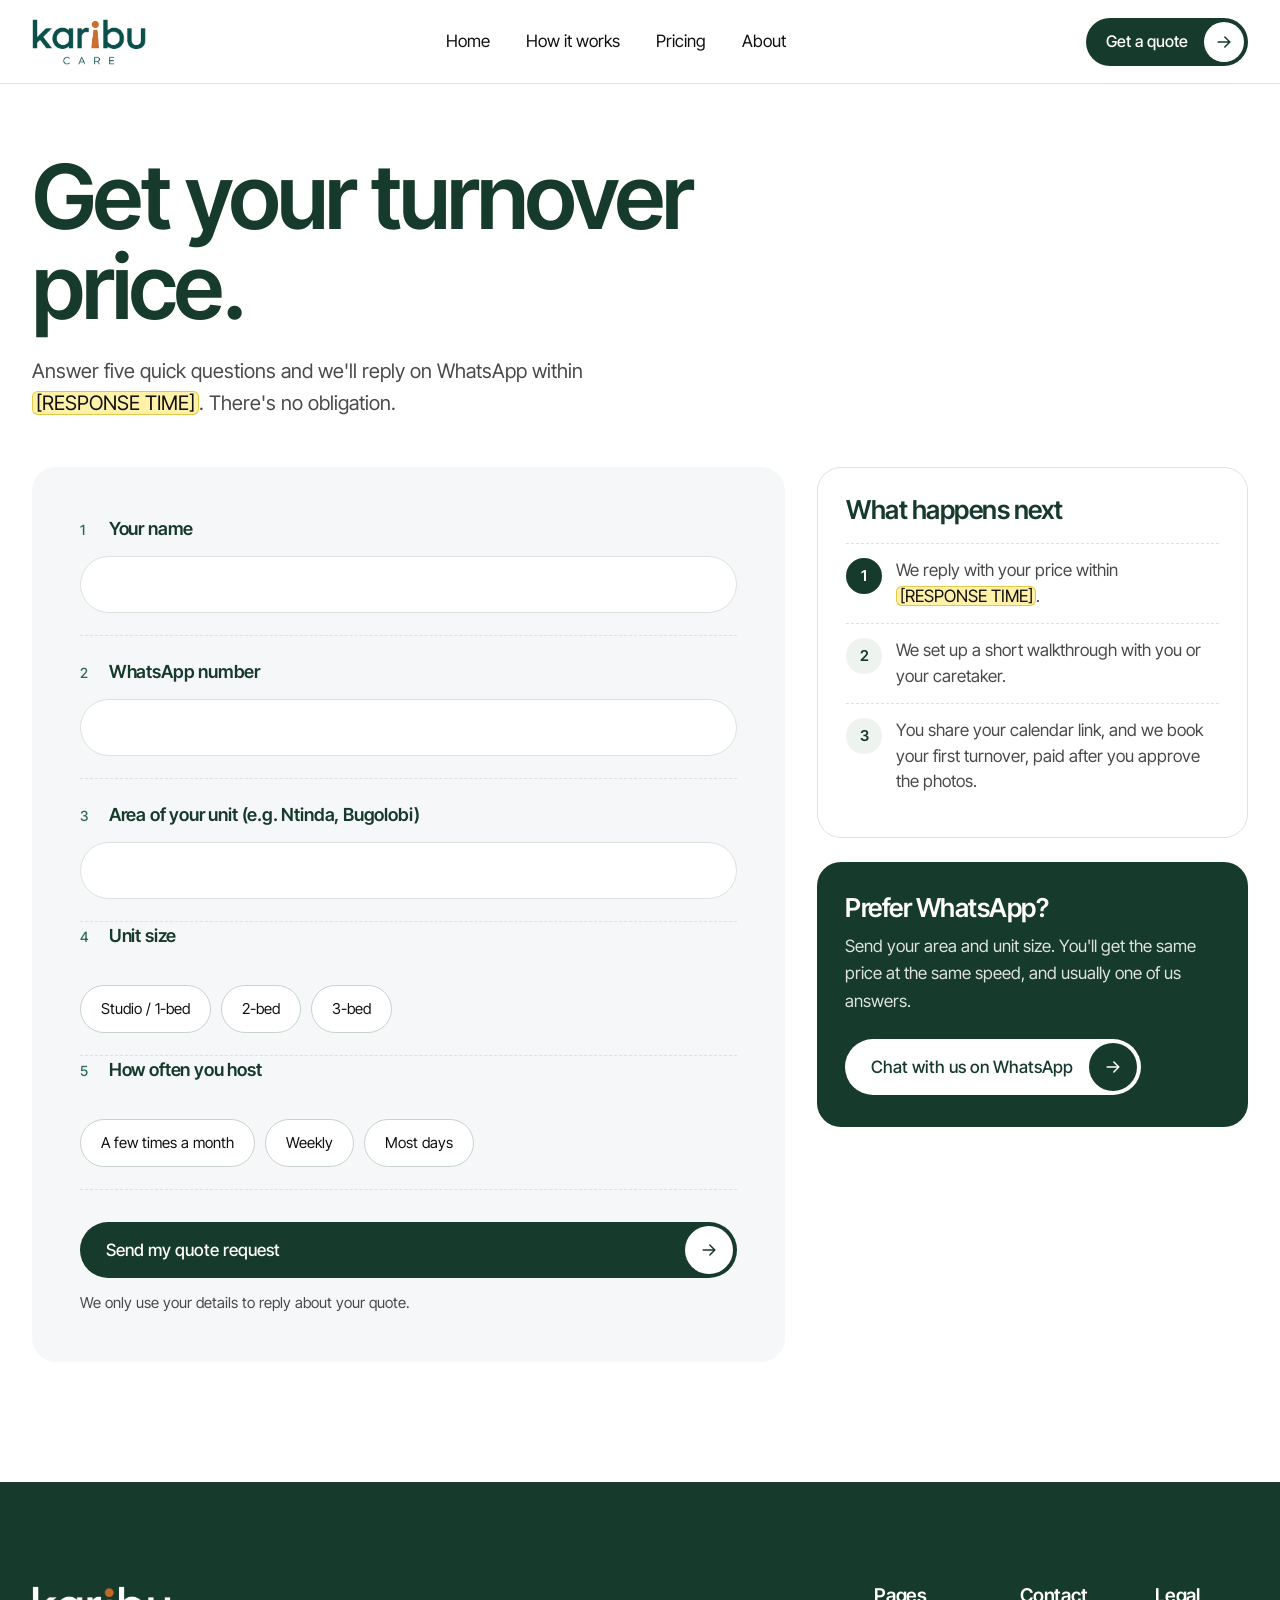
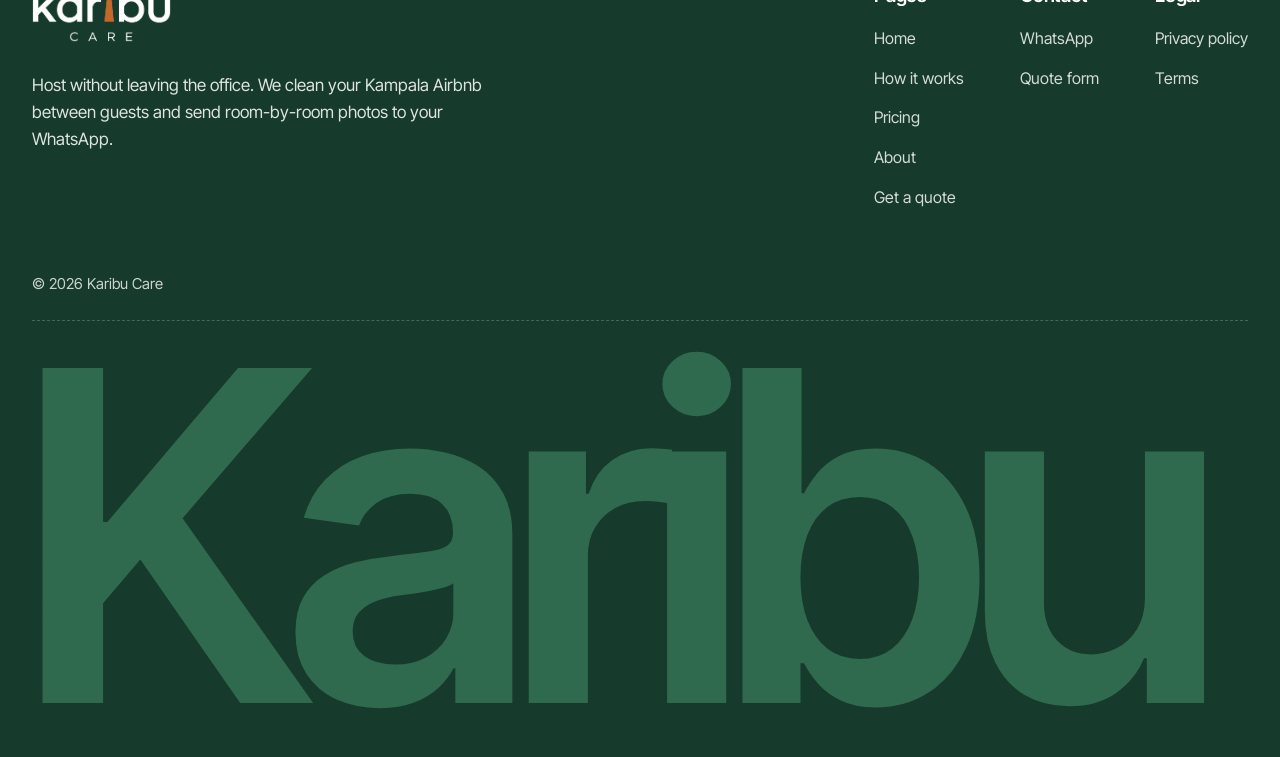
<file: get-a-quote.html>
<!doctype html>
<html lang="en">
<head>
  <meta charset="utf-8">
  <meta name="viewport" content="width=device-width, initial-scale=1">
  <title>Get a Turnover Quote | Karibu Care Kampala</title>
  <meta name="description" content="Share your area and unit size for an Airbnb turnover price on WhatsApp. Your first turnover is paid only after you approve the photos.">
  <meta property="og:title" content="Get a Turnover Quote | Karibu Care Kampala">
  <meta property="og:description" content="Share your area and unit size for an Airbnb turnover price on WhatsApp. Your first turnover is paid only after you approve the photos.">
  <meta name="theme-color" content="#163A2B">
  <link rel="icon" href="data:image/svg+xml,%3Csvg xmlns='http://www.w3.org/2000/svg' viewBox='0 0 32 32'%3E%3Crect width='32' height='32' rx='8' fill='%230B4F4A'/%3E%3Ccircle cx='16' cy='8.5' r='3.2' fill='%23C96A2B'/%3E%3Cpath d='M13.6 14h4.8l1.6 12h-8z' fill='%23C96A2B'/%3E%3C/svg%3E">
  <link rel="preconnect" href="https://fonts.googleapis.com">
  <link rel="preconnect" href="https://fonts.gstatic.com" crossorigin>
  <link rel="stylesheet" href="https://fonts.googleapis.com/css2?family=Inter+Tight:wght@400;500;600&display=swap">
  <link rel="stylesheet" href="assets/css/styles.css">
  <script src="assets/js/main.js" defer></script>
</head>
<body>
  <a class="skip-link" href="#main">Skip to content</a>
  <header class="nav">
    <div class="container nav__inner">
      <a class="logo" href="index.html"><img class="logo__img logo__img--ink" src="assets/img/logo.png" alt="Karibu Care" width="1301" height="525"><img class="logo__img logo__img--white" src="assets/img/logo-white.png" alt="Karibu Care" width="1301" height="525"></a>
      <nav aria-label="Main">
        <ul class="nav__links">
          <li><a href="index.html">Home</a></li>
          <li><a href="index.html#how-it-works">How it works</a></li>
          <li><a href="pricing.html">Pricing</a></li>
          <li><a href="about.html">About</a></li>
        </ul>
      </nav>
      <div class="nav__cta"><a class="btn btn--dark" href="https://wa.me/[WHATSAPP_NUMBER]" target="_blank" rel="noopener"><span class="btn__label">Get a quote</span><span class="btn__icon"><svg viewBox="0 0 24 24" fill="none" stroke="currentColor" stroke-width="1.8" stroke-linecap="round" stroke-linejoin="round" aria-hidden="true" focusable="false"><path d="M5 12h14M13 6l6 6-6 6"/></svg></span></a></div>
      <button class="nav__toggle" type="button" aria-expanded="false" aria-controls="nav-panel">
        <span class="nav__toggle-bars" aria-hidden="true"></span>Menu
      </button>
    </div>
    <div class="nav__panel" id="nav-panel" hidden>
      <nav aria-label="Mobile">
        <ul>
          <li><a href="index.html">Home</a></li>
          <li><a href="index.html#how-it-works">How it works</a></li>
          <li><a href="pricing.html">Pricing</a></li>
          <li><a href="about.html">About</a></li>
        </ul>
      </nav>
      <a class="btn btn--dark btn--block" href="https://wa.me/[WHATSAPP_NUMBER]" target="_blank" rel="noopener"><span class="btn__label">Get a quote</span><span class="btn__icon"><svg viewBox="0 0 24 24" fill="none" stroke="currentColor" stroke-width="1.8" stroke-linecap="round" stroke-linejoin="round" aria-hidden="true" focusable="false"><path d="M5 12h14M13 6l6 6-6 6"/></svg></span></a>
    </div>
  </header>

  <main id="main">
    <section class="quote-hero page-top" aria-labelledby="quote-title">
      <div class="container" style="padding-top:24px">
        <h1 class="h-hero" id="quote-title">Get your turnover price.</h1>
        <p class="body">Answer five quick questions and we'll reply on WhatsApp within <span class="ph">[RESPONSE TIME]</span>. There's no obligation.</p>
      </div>
    </section>

    <div class="container quote-grid">
      <!-- No backend: submitting opens WhatsApp with the answers pre-filled (see assets/js/main.js). -->
      <form class="form-card" id="quote-form" data-whatsapp="https://wa.me/[WHATSAPP_NUMBER]" aria-labelledby="quote-title">
        
          <div class="field" data-field="Your name">
            <label class="field__label" for="name"><span class="field__n" aria-hidden="true">1</span>Your name</label>
            <input class="input" id="name" name="name" type="text" autocomplete="name" required aria-describedby="name-err">
            <p class="field__error" id="name-err">Please fill this in.</p>
          </div>
        
          <div class="field" data-field="WhatsApp number">
            <label class="field__label" for="whatsapp"><span class="field__n" aria-hidden="true">2</span>WhatsApp number</label>
            <input class="input" id="whatsapp" name="whatsapp" type="tel" autocomplete="tel" required aria-describedby="whatsapp-err" inputmode="tel">
            <p class="field__error" id="whatsapp-err">Please fill this in.</p>
          </div>
        
          <div class="field" data-field="Area of your unit">
            <label class="field__label" for="area"><span class="field__n" aria-hidden="true">3</span>Area of your unit (e.g. Ntinda, Bugolobi)</label>
            <input class="input" id="area" name="area" type="text" autocomplete="address-level2" required aria-describedby="area-err">
            <p class="field__error" id="area-err">Please fill this in.</p>
          </div>
        
          <fieldset class="field" data-field="Unit size" aria-describedby="unit-err">
            <legend><span class="field__n" aria-hidden="true">4</span>Unit size</legend>
            <div class="chip-select">
              <label class="chip-option"><input type="radio" name="unit" value="Studio / 1-bed" required><span>Studio / 1-bed</span></label>
              <label class="chip-option"><input type="radio" name="unit" value="2-bed" required><span>2-bed</span></label>
              <label class="chip-option"><input type="radio" name="unit" value="3-bed" required><span>3-bed</span></label>
            </div>
            <p class="field__error" id="unit-err">Please choose one.</p>
          </fieldset>
        
          <fieldset class="field" data-field="How often you host" aria-describedby="frequency-err">
            <legend><span class="field__n" aria-hidden="true">5</span>How often you host</legend>
            <div class="chip-select">
              <label class="chip-option"><input type="radio" name="frequency" value="A few times a month" required><span>A few times a month</span></label>
              <label class="chip-option"><input type="radio" name="frequency" value="Weekly" required><span>Weekly</span></label>
              <label class="chip-option"><input type="radio" name="frequency" value="Most days" required><span>Most days</span></label>
            </div>
            <p class="field__error" id="frequency-err">Please choose one.</p>
          </fieldset>
        <div class="btn-row">
          <button class="btn btn--dark btn--block" type="submit"><span class="btn__label">Send my quote request</span><span class="btn__icon"><svg viewBox="0 0 24 24" fill="none" stroke="currentColor" stroke-width="1.8" stroke-linecap="round" stroke-linejoin="round" aria-hidden="true" focusable="false"><path d="M5 12h14M13 6l6 6-6 6"/></svg></span></button>
        </div>
        <p class="small">We only use your details to reply about your quote.</p>
      </form>

      <aside class="quote-side">
        <section class="next" aria-labelledby="next-title">
          <h2 id="next-title">What happens next</h2>
          <ol>
            <li><span class="next__n" aria-hidden="true">1</span><span>We reply with your price within <span class="ph">[RESPONSE TIME]</span>.</span></li>
            <li><span class="next__n" aria-hidden="true">2</span><span>We set up a short walkthrough with you or your caretaker.</span></li>
            <li><span class="next__n" aria-hidden="true">3</span><span>You share your calendar link, and we book your first turnover, paid after you approve the photos.</span></li>
          </ol>
        </section>
        <section class="prefer on-dark" aria-labelledby="prefer-title">
          <h2 id="prefer-title">Prefer WhatsApp?</h2>
          <p class="body">Send your area and unit size. You'll get the same price at the same speed, and usually one of us answers.</p>
          <div class="btn-row"><a class="btn btn--light" href="https://wa.me/[WHATSAPP_NUMBER]" target="_blank" rel="noopener"><span class="btn__label">Chat with us on WhatsApp</span><span class="btn__icon"><svg viewBox="0 0 24 24" fill="none" stroke="currentColor" stroke-width="1.8" stroke-linecap="round" stroke-linejoin="round" aria-hidden="true" focusable="false"><path d="M5 12h14M13 6l6 6-6 6"/></svg></span></a></div>
        </section>
      </aside>
    </div>

  </main>

  <footer class="footer on-dark">
    <div class="container">
      <div class="footer__top">
        <div>
          <a class="logo" href="index.html"><img class="logo__img logo__img--ink" src="assets/img/logo.png" alt="Karibu Care" width="1301" height="525"><img class="logo__img logo__img--white" src="assets/img/logo-white.png" alt="Karibu Care" width="1301" height="525"></a>
          <p class="footer__desc">Host without leaving the office. We clean your Kampala Airbnb between guests and send room-by-room photos to your WhatsApp.</p>
        </div>
        <div class="footer__cols">
          <div>
            <h2>Pages</h2>
            <ul>
              <li><a href="index.html">Home</a></li>
              <li><a href="index.html#how-it-works">How it works</a></li>
              <li><a href="pricing.html">Pricing</a></li>
              <li><a href="about.html">About</a></li>
              <li><a href="get-a-quote.html">Get a quote</a></li>
            </ul>
          </div>
          <div>
            <h2>Contact</h2>
            <ul>
              <li><a href="https://wa.me/[WHATSAPP_NUMBER]" target="_blank" rel="noopener">WhatsApp</a></li>
              <li><a href="get-a-quote.html">Quote form</a></li>
            </ul>
          </div>
          <div>
            <h2>Legal</h2>
            <ul>
              <!-- TODO: create these pages, then update the links -->
              <li><a href="#">Privacy policy</a></li>
              <li><a href="#">Terms</a></li>
            </ul>
          </div>
        </div>
      </div>
      <p class="footer__legal-row">&copy; 2026 Karibu Care</p>
      <span class="footer__giant" aria-hidden="true">Karibu</span>
    </div>
  </footer>
</body>
</html>
</file>
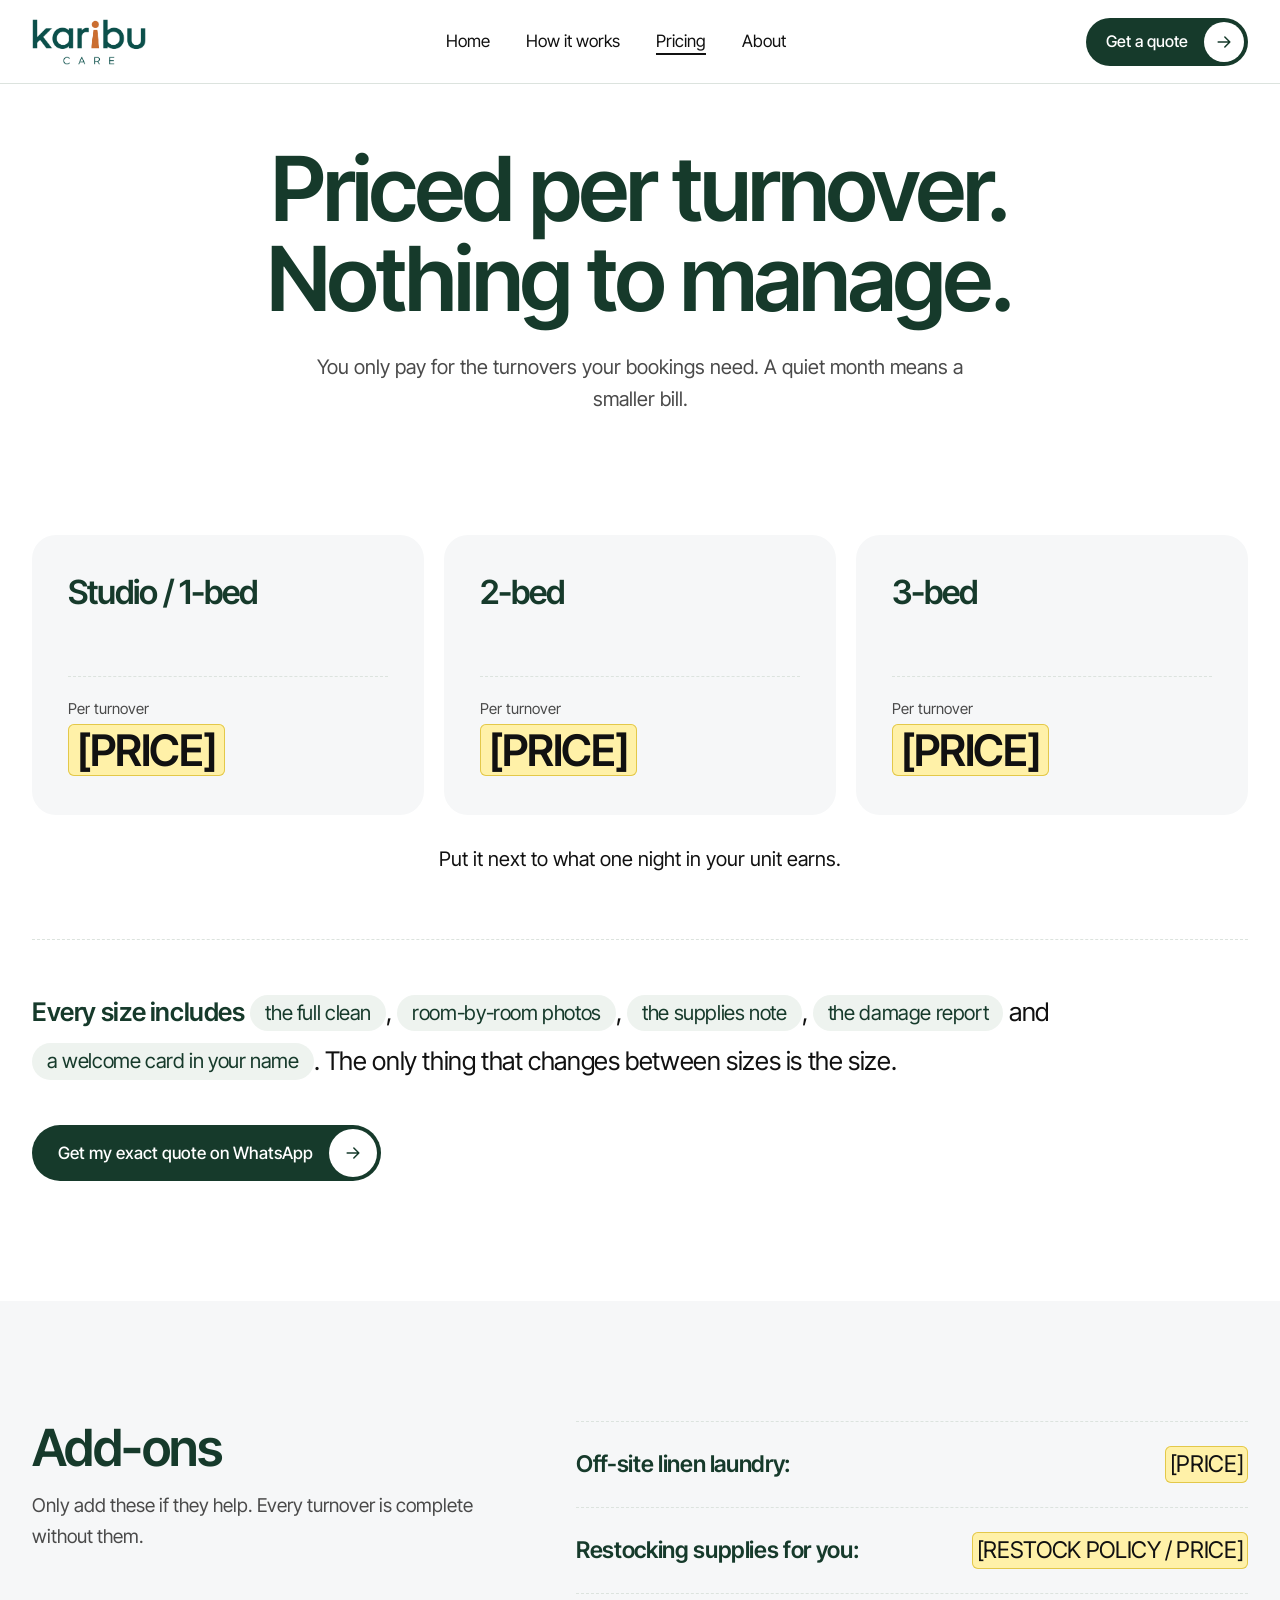
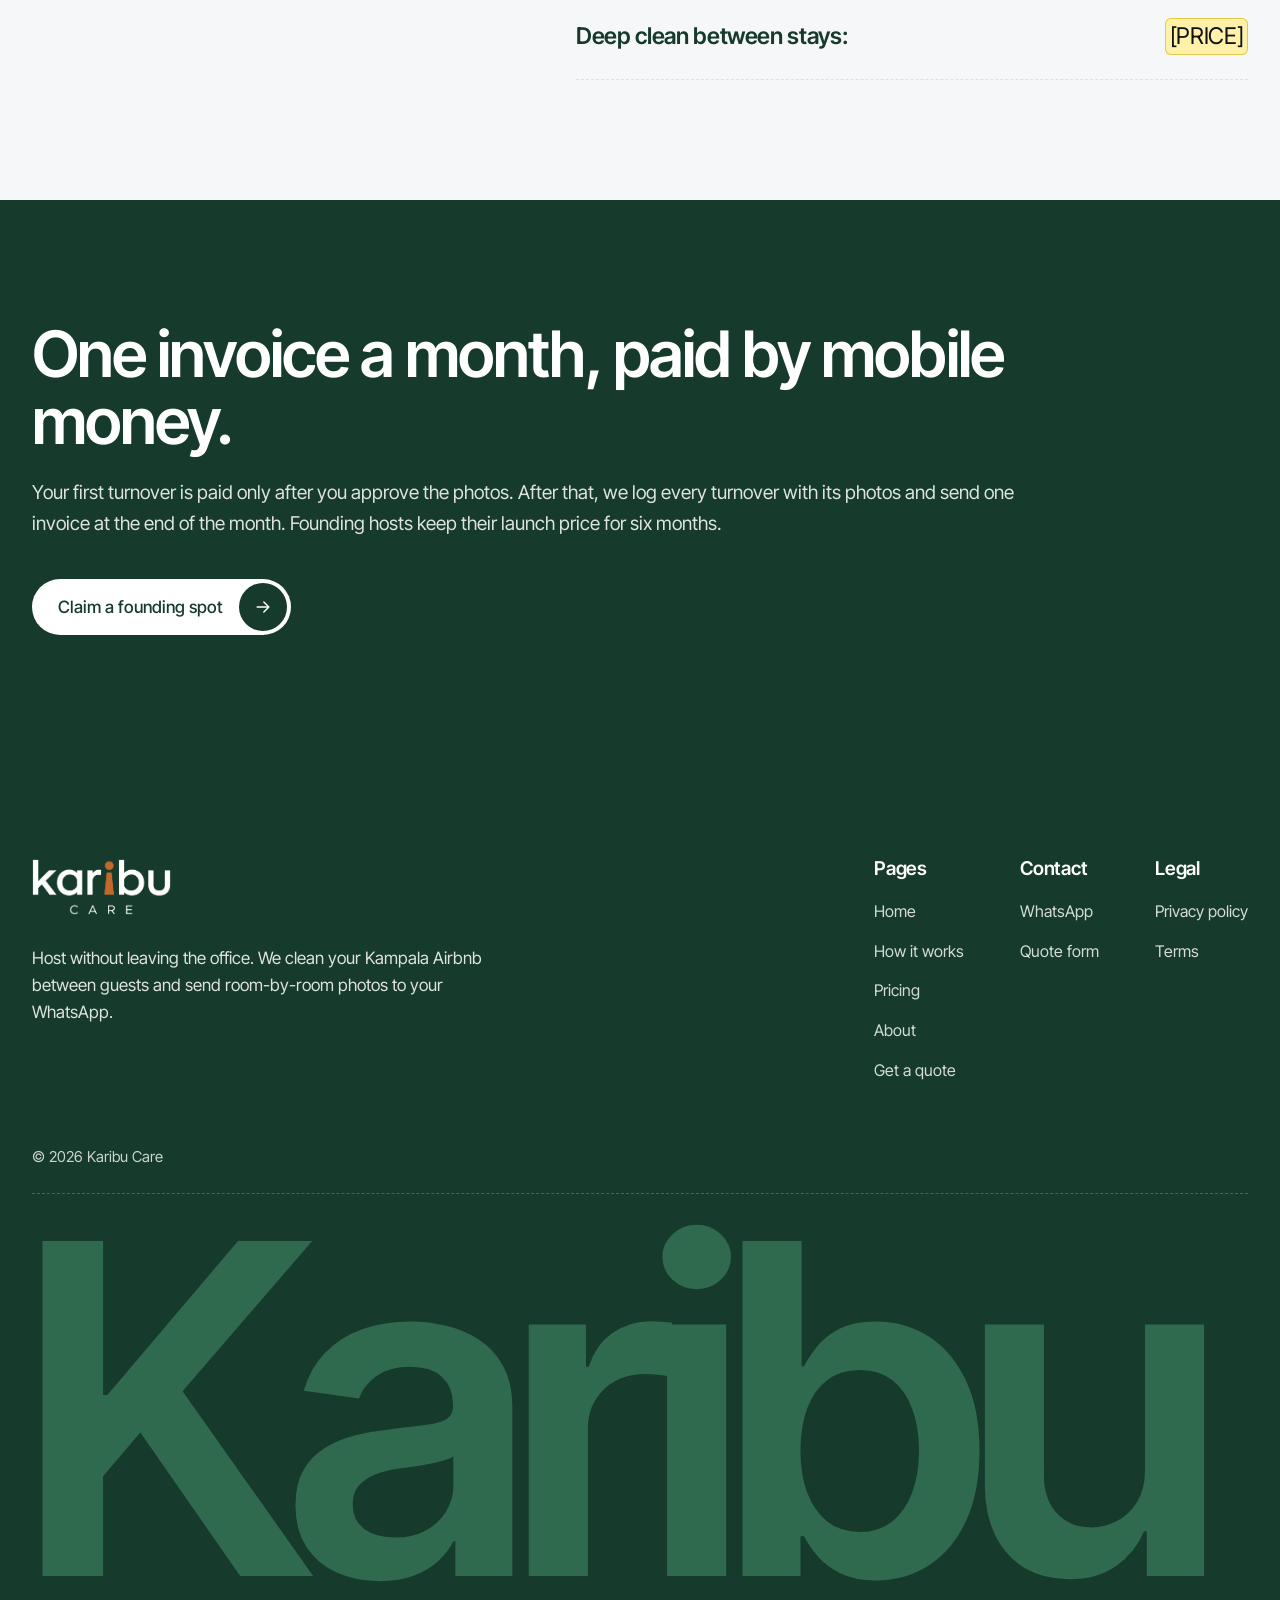
<file: pricing.html>
<!doctype html>
<html lang="en">
<head>
  <meta charset="utf-8">
  <meta name="viewport" content="width=device-width, initial-scale=1">
  <title>Airbnb Cleaning Prices in Kampala | Karibu Care</title>
  <meta name="description" content="Simple per-turnover pricing by unit size. Every clean includes photos, a supplies note and a damage report. Pay monthly by mobile money.">
  <meta property="og:title" content="Airbnb Cleaning Prices in Kampala | Karibu Care">
  <meta property="og:description" content="Simple per-turnover pricing by unit size. Every clean includes photos, a supplies note and a damage report. Pay monthly by mobile money.">
  <meta name="theme-color" content="#163A2B">
  <link rel="icon" href="data:image/svg+xml,%3Csvg xmlns='http://www.w3.org/2000/svg' viewBox='0 0 32 32'%3E%3Crect width='32' height='32' rx='8' fill='%230B4F4A'/%3E%3Ccircle cx='16' cy='8.5' r='3.2' fill='%23C96A2B'/%3E%3Cpath d='M13.6 14h4.8l1.6 12h-8z' fill='%23C96A2B'/%3E%3C/svg%3E">
  <link rel="preconnect" href="https://fonts.googleapis.com">
  <link rel="preconnect" href="https://fonts.gstatic.com" crossorigin>
  <link rel="stylesheet" href="https://fonts.googleapis.com/css2?family=Inter+Tight:wght@400;500;600&display=swap">
  <link rel="stylesheet" href="assets/css/styles.css">
  <script src="assets/js/main.js" defer></script>
</head>
<body>
  <a class="skip-link" href="#main">Skip to content</a>
  <header class="nav">
    <div class="container nav__inner">
      <a class="logo" href="index.html"><img class="logo__img logo__img--ink" src="assets/img/logo.png" alt="Karibu Care" width="1301" height="525"><img class="logo__img logo__img--white" src="assets/img/logo-white.png" alt="Karibu Care" width="1301" height="525"></a>
      <nav aria-label="Main">
        <ul class="nav__links">
          <li><a href="index.html">Home</a></li>
          <li><a href="index.html#how-it-works">How it works</a></li>
          <li><a href="pricing.html" aria-current="page">Pricing</a></li>
          <li><a href="about.html">About</a></li>
        </ul>
      </nav>
      <div class="nav__cta"><a class="btn btn--dark" href="https://wa.me/[WHATSAPP_NUMBER]" target="_blank" rel="noopener"><span class="btn__label">Get a quote</span><span class="btn__icon"><svg viewBox="0 0 24 24" fill="none" stroke="currentColor" stroke-width="1.8" stroke-linecap="round" stroke-linejoin="round" aria-hidden="true" focusable="false"><path d="M5 12h14M13 6l6 6-6 6"/></svg></span></a></div>
      <button class="nav__toggle" type="button" aria-expanded="false" aria-controls="nav-panel">
        <span class="nav__toggle-bars" aria-hidden="true"></span>Menu
      </button>
    </div>
    <div class="nav__panel" id="nav-panel" hidden>
      <nav aria-label="Mobile">
        <ul>
          <li><a href="index.html">Home</a></li>
          <li><a href="index.html#how-it-works">How it works</a></li>
          <li><a href="pricing.html" aria-current="page">Pricing</a></li>
          <li><a href="about.html">About</a></li>
        </ul>
      </nav>
      <a class="btn btn--dark btn--block" href="https://wa.me/[WHATSAPP_NUMBER]" target="_blank" rel="noopener"><span class="btn__label">Get a quote</span><span class="btn__icon"><svg viewBox="0 0 24 24" fill="none" stroke="currentColor" stroke-width="1.8" stroke-linecap="round" stroke-linejoin="round" aria-hidden="true" focusable="false"><path d="M5 12h14M13 6l6 6-6 6"/></svg></span></a>
    </div>
  </header>

  <main id="main">
    <section class="page-hero page-top" aria-labelledby="pricing-title">
      <div class="container">
        <h1 class="h-hero" id="pricing-title">Priced per turnover. Nothing to manage.</h1>
        <p class="body">You only pay for the turnovers your bookings need. A quiet month means a smaller bill.</p>
      </div>
    </section>

    <section class="section" style="padding-top:0" aria-label="Prices">
      <div class="container">
        <table class="prices">
          <thead class="visually-hidden">
            <tr><th scope="col">Unit size</th><th scope="col">Per turnover</th></tr>
          </thead>
          <tbody>
            <tr class="price-card reveal">
              <th scope="row">Studio / <span class="nowrap">1-bed</span></th>
              <td><span class="price-card__label" aria-hidden="true">Per turnover</span><span class="price-card__price"><span class="ph">[PRICE]</span></span></td>
            </tr>

            <tr class="price-card reveal">
              <th scope="row">2-bed</th>
              <td><span class="price-card__label" aria-hidden="true">Per turnover</span><span class="price-card__price"><span class="ph">[PRICE]</span></span></td>
            </tr>

            <tr class="price-card reveal">
              <th scope="row">3-bed</th>
              <td><span class="price-card__label" aria-hidden="true">Per turnover</span><span class="price-card__price"><span class="ph">[PRICE]</span></span></td>
            </tr>
          </tbody>
        </table>
        <p class="prices__note">Put it next to what one night in your unit earns.</p>

        <div class="includes reveal">
          <p class="includes__line"><strong>Every size includes</strong> <span class="chip chip--tint">the full clean</span>, <span class="chip chip--tint">room-by-room photos</span>, <span class="chip chip--tint">the supplies note</span>, <span class="chip chip--tint">the damage report</span> and <span class="chip chip--tint">a welcome card in your name</span>. The only thing that changes between sizes is the size.</p>
          <div class="btn-row"><a class="btn btn--dark" href="https://wa.me/[WHATSAPP_NUMBER]" target="_blank" rel="noopener"><span class="btn__label">Get my exact quote on WhatsApp</span><span class="btn__icon"><svg viewBox="0 0 24 24" fill="none" stroke="currentColor" stroke-width="1.8" stroke-linecap="round" stroke-linejoin="round" aria-hidden="true" focusable="false"><path d="M5 12h14M13 6l6 6-6 6"/></svg></span></a></div>
        </div>
      </div>
    </section>

    <section class="section" style="background:var(--surface)" aria-labelledby="addons-title">
      <div class="container addons">
        <div>
          <h2 id="addons-title">Add-ons</h2>
          <p class="body addons__intro">Only add these if they help. Every turnover is complete without them.</p>
        </div>
        <ul class="addon-list reveal">
          <li><strong>Off-site linen laundry:</strong> <span class="ph">[PRICE]</span></li>
          <li><strong>Restocking supplies for you:</strong> <span class="ph">[RESTOCK POLICY / PRICE]</span></li>
          <li><strong>Deep clean between stays:</strong> <span class="ph">[PRICE]</span></li>
        </ul>
      </div>
    </section>

    <section class="section band on-dark" aria-labelledby="billing-title">
      <div class="container">
        <div class="band__inner reveal">
          <h2 class="h-section" id="billing-title">One invoice a month, paid by mobile money.</h2>
          <p class="body">Your first turnover is paid only after you approve the photos. After that, we log every turnover with its photos and send one invoice at the end of the month. Founding hosts keep their launch price for six months.</p>
          <div class="btn-row"><a class="btn btn--light" href="https://wa.me/[WHATSAPP_NUMBER]" target="_blank" rel="noopener"><span class="btn__label">Claim a founding spot</span><span class="btn__icon"><svg viewBox="0 0 24 24" fill="none" stroke="currentColor" stroke-width="1.8" stroke-linecap="round" stroke-linejoin="round" aria-hidden="true" focusable="false"><path d="M5 12h14M13 6l6 6-6 6"/></svg></span></a></div>
        </div>
      </div>
    </section>

  </main>

  <footer class="footer on-dark">
    <div class="container">
      <div class="footer__top">
        <div>
          <a class="logo" href="index.html"><img class="logo__img logo__img--ink" src="assets/img/logo.png" alt="Karibu Care" width="1301" height="525"><img class="logo__img logo__img--white" src="assets/img/logo-white.png" alt="Karibu Care" width="1301" height="525"></a>
          <p class="footer__desc">Host without leaving the office. We clean your Kampala Airbnb between guests and send room-by-room photos to your WhatsApp.</p>
        </div>
        <div class="footer__cols">
          <div>
            <h2>Pages</h2>
            <ul>
              <li><a href="index.html">Home</a></li>
              <li><a href="index.html#how-it-works">How it works</a></li>
              <li><a href="pricing.html">Pricing</a></li>
              <li><a href="about.html">About</a></li>
              <li><a href="get-a-quote.html">Get a quote</a></li>
            </ul>
          </div>
          <div>
            <h2>Contact</h2>
            <ul>
              <li><a href="https://wa.me/[WHATSAPP_NUMBER]" target="_blank" rel="noopener">WhatsApp</a></li>
              <li><a href="get-a-quote.html">Quote form</a></li>
            </ul>
          </div>
          <div>
            <h2>Legal</h2>
            <ul>
              <!-- TODO: create these pages, then update the links -->
              <li><a href="#">Privacy policy</a></li>
              <li><a href="#">Terms</a></li>
            </ul>
          </div>
        </div>
      </div>
      <p class="footer__legal-row">&copy; 2026 Karibu Care</p>
      <span class="footer__giant" aria-hidden="true">Karibu</span>
    </div>
  </footer>
</body>
</html>
</file>
<file: assets/css/styles.css>
/* ==========================================================================
   Karibu Care — site styles
   Mobile-first. Tokens → base → components → sections → pages.
   ========================================================================== */

:root {
  --green-900: #163A2B;
  --green-600: #2F6A4E;
  --green-50: #EEF3EF;
  --surface: #F6F7F8;
  --ink: #111;
  --muted: #4A4A4A;
  --white: #FFFFFF;
  --line: #DCE3DE;
  --line-dark: rgba(255, 255, 255, 0.22);

  --font: "Inter Tight", "Inter", system-ui, -apple-system, "Segoe UI", Roboto, Helvetica, Arial, sans-serif;

  --radius: 24px;
  --pill: 999px;
  --max: 1240px;
  --gutter: 20px;
  --section-y: 72px;
  --nav-h: 72px;

  --ease: cubic-bezier(.2, .7, .2, 1);
}

@media (min-width: 768px) {
  :root { --gutter: 32px; --nav-h: 84px; }
}
@media (min-width: 1024px) {
  :root { --section-y: 120px; }
}

/* ---------- Base ---------- */
*, *::before, *::after { box-sizing: border-box; }
html { -webkit-text-size-adjust: 100%; scroll-padding-top: calc(var(--nav-h) + 16px); }
@media (prefers-reduced-motion: no-preference) { html { scroll-behavior: smooth; } }
body {
  margin: 0;
  font-family: var(--font);
  font-size: 18px;
  line-height: 1.6;
  color: var(--ink);
  background: var(--white);
  -webkit-font-smoothing: antialiased;
  overflow-x: hidden;
}
@media (min-width: 1024px) { body { font-size: 19px; } }
img { display: block; max-width: 100%; height: auto; }
a { color: inherit; }
h1, h2, h3, p { margin: 0; }
ul, ol { margin: 0; padding: 0; list-style: none; }
button, input { font: inherit; }

h1, h2, h3, .h-hero, .h-section, .statement {
  font-weight: 600;
  letter-spacing: -0.03em;
  line-height: 1.05;
  color: var(--green-900);
}
.h-hero    { font-size: clamp(48px, 8vw, 120px); line-height: 1.0; }
.h-section { font-size: clamp(36px, 5vw, 72px); }
.h-card    { font-size: clamp(24px, 2.4vw, 32px); line-height: 1.15; }
.body      { color: var(--muted); font-size: inherit; line-height: 1.6; }
.body + .body { margin-top: 1em; }
.small     { font-size: 15px; line-height: 1.5; }

.container { width: 100%; max-width: calc(var(--max) + var(--gutter) * 2); margin: 0 auto; padding: 0 var(--gutter); }
.section   { padding: var(--section-y) 0; }
.center    { text-align: center; }
.stack > * + * { margin-top: 24px; }

.visually-hidden {
  position: absolute !important; width: 1px; height: 1px; padding: 0; margin: -1px;
  overflow: hidden; clip: rect(0 0 0 0); white-space: nowrap; border: 0;
}
.skip-link {
  position: absolute; left: 16px; top: -60px; z-index: 100;
  background: var(--green-900); color: var(--white); padding: 10px 18px; border-radius: var(--pill);
  text-decoration: none;
}
.skip-link:focus { top: 12px; }

:focus-visible { outline: 3px solid var(--green-600); outline-offset: 3px; border-radius: 6px; }
.on-dark :focus-visible, .on-dark:focus-visible { outline-color: var(--white); }

/* Bracketed placeholders: easy to spot and fill later. */
.ph {
  background: #FFF1A8;
  color: var(--ink);
  border-radius: 6px;
  padding: 0 .2em;
  box-shadow: inset 0 0 0 1px #E3C84A;
  white-space: nowrap;
}
.on-dark .ph { background: rgba(255, 228, 120, .18); color: #FFE9A0; box-shadow: inset 0 0 0 1px rgba(255, 228, 120, .5); }

/* ---------- Buttons ---------- */
.btn {
  --btn-bg: var(--green-900); --btn-fg: var(--white); --circle-bg: var(--white); --circle-fg: var(--green-900);
  display: inline-flex; align-items: center; gap: 16px;
  min-height: 56px;
  padding: 4px 4px 4px 26px;
  border-radius: var(--pill);
  background: var(--btn-bg); color: var(--btn-fg);
  font-weight: 500; font-size: 17px; line-height: 1.2;
  text-decoration: none;
  border: 0; cursor: pointer;
  transition: background-color .2s var(--ease);
}
.btn__icon {
  flex: none; display: grid; place-items: center;
  width: 48px; height: 48px; border-radius: 50%;
  background: var(--circle-bg); color: var(--circle-fg);
  transition: transform .3s var(--ease);
}
.btn__icon svg { width: 20px; height: 20px; }
.btn:hover .btn__icon, .btn:focus-visible .btn__icon { transform: translateX(4px); }
.btn:focus-visible { outline-offset: 4px; border-radius: var(--pill); }
.btn--dark:hover { --btn-bg: #0F2C20; }
.btn--light { --btn-bg: var(--white); --btn-fg: var(--green-900); --circle-bg: var(--green-900); --circle-fg: var(--white); }
.btn--light:hover { --btn-bg: var(--green-50); }
.btn--block { width: 100%; justify-content: space-between; }
.btn-row { margin-top: 40px; }

/* ---------- Chips ---------- */
.chips { display: flex; flex-wrap: wrap; gap: 8px; }
.chip {
  display: inline-flex; align-items: center;
  padding: 6px 14px;
  border: 1px solid var(--line);
  border-radius: var(--pill);
  font-size: 14px; line-height: 1.3; color: var(--ink);
  background: var(--white);
}
.chip--tint { background: var(--green-50); border-color: transparent; color: var(--green-900); }

/* ---------- Eyebrow ---------- */
.eyebrow { font-size: 16px; font-weight: 500; letter-spacing: 0; line-height: 1.4; color: var(--green-900); margin-bottom: 20px; }

/* ---------- Dividers ---------- */
.dashed { border: 0; border-top: 1px dashed var(--line); margin: 0; }

/* ---------- Reveal on scroll ---------- */
@media (prefers-reduced-motion: no-preference) {
  .js .reveal { opacity: 0; transform: translateY(24px); transition: opacity .7s var(--ease), transform .7s var(--ease); }
  .js .reveal.is-in { opacity: 1; transform: none; }
}

/* ==========================================================================
   Navigation
   ========================================================================== */
.nav {
  position: fixed; inset: 0 0 auto 0; z-index: 50;
  height: var(--nav-h);
  background: var(--white);
  border-bottom: 1px solid var(--line);
  transition: background-color .3s var(--ease), border-color .3s var(--ease), color .3s var(--ease);
}
.nav__inner { height: 100%; display: flex; align-items: center; justify-content: space-between; gap: 24px; }
/* Logo: artwork from logo/logo.png, trimmed with a transparent background.
   logo.png = original teal ink; logo-white.png = white ink for dark backgrounds. */
.logo { display: inline-flex; align-items: center; text-decoration: none; }
.logo__img { display: block; height: 40px; width: auto; }
.logo__img--white { display: none; }
@media (min-width: 768px) { .nav .logo__img { height: 46px; } }
.nav--overlay:not(.is-solid) .logo__img--ink, .footer .logo__img--ink { display: none; }
.nav--overlay:not(.is-solid) .logo__img--white, .footer .logo__img--white { display: block; }
.footer .logo__img { height: 56px; }

.nav__links { display: none; }
.nav__links a { display: inline-flex; align-items: center; min-height: 44px; text-decoration: none; font-size: 17px; padding: 0 2px; }
.nav__links a[aria-current="page"] { text-decoration: underline; text-underline-offset: 6px; text-decoration-thickness: 1.5px; }
.nav__links a:hover { text-decoration: underline; text-underline-offset: 6px; }
.nav__cta { display: none; }
.nav .btn { min-height: 48px; padding-left: 20px; font-size: 16px; }
.nav .btn__icon { width: 40px; height: 40px; }

.nav__toggle {
  display: inline-flex; align-items: center; gap: 8px;
  background: transparent; border: 1px solid currentColor; color: var(--green-900);
  border-radius: var(--pill); min-height: 44px; padding: 8px 18px; font-size: 15px; cursor: pointer;
}
.nav__toggle-bars { width: 16px; height: 10px; position: relative; }
.nav__toggle-bars::before, .nav__toggle-bars::after { content: ""; position: absolute; left: 0; right: 0; height: 1.5px; background: currentColor; }
.nav__toggle-bars::before { top: 0; } .nav__toggle-bars::after { bottom: 0; }

.nav__panel {
  position: fixed; inset: var(--nav-h) 0 auto 0;
  background: var(--white); border-bottom: 1px solid var(--line);
  padding: 16px var(--gutter) 28px;
  box-shadow: 0 20px 40px rgba(0,0,0,.08);
}
.nav__panel[hidden] { display: none; }
.nav__panel ul { display: grid; gap: 4px; margin-bottom: 20px; }
.nav__panel a:not(.btn) { display: block; padding: 12px 0; font-size: 20px; text-decoration: none; color: var(--green-900); border-bottom: 1px dashed var(--line); }

/* Transparent state over the home hero */
.nav--overlay:not(.is-solid) { background: transparent; border-color: transparent; color: var(--white); }
.nav--overlay:not(.is-solid) .nav__toggle { color: var(--white); }
.nav--overlay:not(.is-solid) :focus-visible { outline-color: var(--white); }

@media (min-width: 900px) {
  .nav__toggle, .nav__panel { display: none !important; }
  .nav__links { display: flex; align-items: center; gap: 32px; }
  .nav__cta { display: inline-flex; }
}

main { display: block; }
.page-top { padding-top: var(--nav-h); }

/* ==========================================================================
   Home — Hero
   ========================================================================== */
.hero {
  position: relative; isolation: isolate;
  min-height: 100svh;
  display: flex; align-items: flex-end;
  color: var(--white);
  padding: calc(var(--nav-h) + 48px) 0 40px;
}
.hero__media, .cta-photo__media { position: absolute; inset: 0; z-index: -2; }
.hero__media img, .cta-photo__media img { width: 100%; height: 100%; object-fit: cover; }
/* Overlay keeps white text at AA contrast whatever photo sits underneath. */
.hero::before {
  content: ""; position: absolute; inset: 0; z-index: -1;
  background:
    linear-gradient(180deg, rgba(8, 18, 13, .55) 0%, rgba(8, 18, 13, .45) 40%, rgba(8, 18, 13, .8) 100%),
    linear-gradient(90deg, rgba(8, 18, 13, .55) 0%, rgba(8, 18, 13, 0) 70%);
}
.hero__grid { display: grid; gap: 40px; align-items: end; }
.hero h1 { color: var(--white); max-width: 11ch; }
.hero__sub { margin-top: 28px; max-width: 34em; font-size: 18px; color: rgba(255,255,255,.92); }
.hero .btn-row { margin-top: 36px; }
.hero__note { margin-top: 14px; font-size: 15px; color: rgba(255,255,255,.85); }

.report-card {
  width: 100%; max-width: 360px;
  padding: 18px;
  border-radius: var(--radius);
  background: rgba(255, 255, 255, .14);
  border: 1px solid rgba(255, 255, 255, .28);
  -webkit-backdrop-filter: blur(18px) saturate(140%);
  backdrop-filter: blur(18px) saturate(140%);
  color: var(--white);
}
.report-card__head { display: flex; align-items: center; justify-content: space-between; gap: 12px; margin-bottom: 14px; }
.report-card__title { display: flex; align-items: center; gap: 10px; font-weight: 600; font-size: 18px; letter-spacing: -0.01em; }
.report-card__tick { width: 26px; height: 26px; border-radius: 50%; background: #25D366; color: #07301b; display: grid; place-items: center; }
.report-card__tick svg { width: 14px; height: 14px; }
.report-card__time { font-size: 14px; color: rgba(255,255,255,.85); }
.report-card__thumbs { display: grid; grid-template-columns: repeat(3, 1fr); gap: 8px; }
.report-card__thumbs img { width: 100%; aspect-ratio: 1; object-fit: cover; border-radius: 12px; }

@media (min-width: 1024px) {
  .hero { padding-bottom: 72px; }
  .hero__grid { grid-template-columns: 1fr 340px; gap: 48px; }
  .hero__sub { font-size: 20px; }
}

.trust { padding: 24px 0; border-bottom: 1px solid var(--line); }
.trust .chips { justify-content: flex-start; }
.trust .chip { font-size: 15px; }
@media (min-width: 1024px) { .trust .chips { justify-content: center; } }

/* ==========================================================================
   Home — The moment (statement)
   ========================================================================== */
.statement {
  font-size: clamp(30px, 4.6vw, 64px);
  line-height: 1.1;
  max-width: 20ch; /* overridden below for long statements */
  margin: 0 auto;
}
.statement--long { max-width: 30ch; font-size: clamp(26px, 3.4vw, 48px); line-height: 1.14; }
.statement-block .eyebrow { text-align: center; }
.statement-follow { max-width: 42em; margin: 48px auto 0; text-align: center; }

/* ==========================================================================
   Home — How it works (sticky + stepper)
   ========================================================================== */
.hiw { display: grid; gap: 48px; }
.hiw__intro .btn-row { margin-top: 32px; }
.steps { position: relative; display: grid; gap: 48px; }
.steps::before {
  content: ""; position: absolute; left: 27px; top: 28px; bottom: 28px;
  border-left: 1px dashed var(--line);
}
.step { position: relative; display: grid; grid-template-columns: 56px 1fr; gap: 20px; }
.step__num {
  width: 56px; height: 56px; border-radius: 50%;
  display: grid; place-items: center;
  background: var(--surface); border: 1px dashed #C9D3CC;
  font-size: 20px; font-weight: 500; color: var(--green-900); letter-spacing: -0.02em;
  transition: background-color .35s var(--ease), color .35s var(--ease), border-color .35s var(--ease);
  position: relative; z-index: 1;
}
.step.is-active .step__num { background: var(--green-900); border-color: var(--green-900); color: var(--white); }
.step__title { font-size: clamp(24px, 2.4vw, 34px); line-height: 1.15; }
.step__text { margin-top: 12px; }
.step__img { margin-top: 24px; border-radius: var(--radius); width: 100%; aspect-ratio: 16 / 10; object-fit: cover; }

@media (min-width: 1024px) {
  .hiw { grid-template-columns: 5fr 7fr; gap: 64px; align-items: start; }
  .hiw__intro { position: sticky; top: calc(var(--nav-h) + 64px); }
  .steps { gap: 88px; }
  .step { grid-template-columns: 64px 1fr; gap: 32px; }
  .step__num { width: 64px; height: 64px; font-size: 22px; }
  .steps::before { left: 31px; }
}

/* ==========================================================================
   Home — What you get
   ========================================================================== */
.wyg__head { margin-bottom: 48px; max-width: 16ch; }
.wyg { display: grid; gap: 40px; }
.wyg__img { border-radius: var(--radius); width: 100%; aspect-ratio: 4 / 5; object-fit: cover; }
.benefits > li {
  display: grid; grid-template-columns: auto 1fr; gap: 16px 20px;
  padding: 32px 0;
  border-bottom: 1px solid var(--line);
}
.benefits > li:first-child { padding-top: 0; }
.benefit__num { font-size: clamp(40px, 4.4vw, 64px); font-weight: 600; letter-spacing: -0.04em; line-height: .9; color: var(--ink); min-width: 1.5em; }
.benefit__text { font-size: clamp(21px, 2.1vw, 28px); line-height: 1.25; letter-spacing: -0.02em; color: var(--ink); }
.benefit__text strong { font-weight: 600; color: var(--green-900); }
.benefits .chips { grid-column: 2; margin-top: 8px; }
.wyg__after { margin-top: 40px; }
@media (min-width: 1024px) {
  .wyg { grid-template-columns: 5fr 6fr; gap: 72px; align-items: start; }
  .wyg__img { position: sticky; top: calc(var(--nav-h) + 32px); }
}

/* ==========================================================================
   Home — Karibu vs casual cleaner
   ========================================================================== */
.vs__intro { max-width: 40em; margin-top: 24px; }
/* Row-major table (reads "today → Karibu" per row); two rounded
   backgrounds sit behind the columns so it looks like two cards. */
.compare {
  position: relative; margin-top: 48px;
  display: grid; grid-template-columns: 1fr 1fr; column-gap: 10px;
}
.compare__row { display: contents; }
/* Pin rows explicitly: the two backgrounds overlap them, so auto-placement can't be used. */
.compare__row:nth-child(3) > * { grid-row: 1; }
.compare__row:nth-child(4) > * { grid-row: 2; }
.compare__row:nth-child(5) > * { grid-row: 3; }
.compare__row:nth-child(6) > * { grid-row: 4; }
.compare__row:nth-child(7) > * { grid-row: 5; }
.compare__row:nth-child(8) > * { grid-row: 6; }
.compare__bg { grid-row: 1 / span 6; border-radius: var(--radius); }
.compare__bg--today { grid-column: 1; background: var(--surface); }
.compare__bg--karibu { grid-column: 2; background: var(--green-900); }
.compare__cell {
  position: relative; /* above the backgrounds */
  margin: 0 16px; padding: 14px 0;
  border-top: 1px dashed var(--line);
  font-size: 15px; line-height: 1.4;
}
.compare__cell--today { grid-column: 1; color: var(--muted); }
.compare__cell--karibu { grid-column: 2; color: var(--white); border-top-color: var(--line-dark); }
.compare__head { border-top: 0; padding: 22px 0 16px; }
.compare__head h3 { font-size: clamp(20px, 2.2vw, 30px); color: var(--ink); }
.compare__cell--karibu.compare__head h3 { color: var(--white); }
.compare__row:last-child .compare__cell { padding-bottom: 22px; }
@media (min-width: 768px) {
  .compare { column-gap: 20px; }
  .compare__cell { margin: 0 36px; padding: 20px 0; font-size: 19px; }
  .compare__head { padding: 32px 0 24px; }
  .compare__row:last-child .compare__cell { padding-bottom: 32px; }
}
.vs__close { margin-top: 40px; max-width: 40em; }
@media (min-width: 768px) {
  .compare { gap: 20px; }
  .compare__card { padding: 16px 36px 20px; }
  .compare__card li { font-size: 19px; padding: 20px 0; }
  .compare__card h3 { padding: 20px 0 24px; }
}

/* ==========================================================================
   Dark band sections (promise, billing)
   ========================================================================== */
.band { background: var(--green-900); color: var(--white); }
.band h2 { color: var(--white); }
.band .body { color: rgba(255,255,255,.86); }
.band__inner { max-width: 52em; }
.band__inner .body { margin-top: 24px; }

/* ==========================================================================
   FAQ
   ========================================================================== */
.faq { display: grid; gap: 40px; }
.faq__list { display: grid; gap: 12px; }
.faq__item { background: var(--surface); border-radius: var(--radius); }
.faq__item summary {
  list-style: none; cursor: pointer;
  display: flex; justify-content: space-between; align-items: center; gap: 16px;
  padding: 22px 24px;
  font-size: clamp(18px, 1.6vw, 22px); font-weight: 600; letter-spacing: -0.015em; line-height: 1.3; color: var(--green-900);
  border-radius: var(--radius);
}
.faq__item summary::-webkit-details-marker { display: none; }
.faq__icon {
  flex: none; width: 36px; height: 36px; border-radius: 50%;
  background: var(--white); display: grid; place-items: center; color: var(--green-900);
  transition: transform .3s var(--ease), background-color .3s var(--ease);
}
.faq__icon svg { width: 16px; height: 16px; }
.faq__item[open] .faq__icon { transform: rotate(45deg); background: var(--green-900); color: var(--white); }
.faq__answer { padding: 0 24px 24px; }
.faq__answer p { border-top: 1px dashed var(--line); padding-top: 18px; color: var(--muted); }
@media (min-width: 1024px) {
  .faq { grid-template-columns: 4fr 7fr; gap: 64px; align-items: start; }
  .faq__head { position: sticky; top: calc(var(--nav-h) + 64px); }
  .faq__item summary { padding: 26px 32px; }
  .faq__answer { padding: 0 32px 28px; }
}

/* ==========================================================================
   Closing CTA (photo)
   ========================================================================== */
.cta-photo {
  position: relative; isolation: isolate;
  color: var(--white); text-align: center;
  padding: 140px 0;
}
.cta-photo::before { content: ""; position: absolute; inset: 0; z-index: -1; background: rgba(8, 18, 13, .68); }
.cta-photo h2 { color: var(--white); max-width: 14ch; margin: 0 auto; font-size: clamp(40px, 6.4vw, 96px); }
.cta-photo .body { color: rgba(255,255,255,.9); max-width: 36em; margin: 28px auto 0; }
@media (min-width: 1024px) { .cta-photo { padding: 200px 0; } }

/* ==========================================================================
   Footer
   ========================================================================== */
.footer { background: var(--green-900); color: var(--white); padding-top: 72px; overflow: hidden; }
.footer__top { display: grid; gap: 48px; }
.footer__desc { margin-top: 20px; max-width: 28em; color: rgba(255,255,255,.86); font-size: 17px; }
.footer__cols { display: grid; grid-template-columns: repeat(2, 1fr); gap: 32px; }
.footer__cols h2 { color: var(--white); font-size: 19px; letter-spacing: -0.01em; margin-bottom: 14px; }
.footer__cols li + li { margin-top: 2px; }
.footer__cols a { display: inline-block; padding: 6px 0; color: rgba(255,255,255,.82); text-decoration: none; font-size: 16px; }
.footer__cols a:hover { color: var(--white); text-decoration: underline; }
.footer__legal-row {
  margin-top: 56px; padding-bottom: 24px;
  border-bottom: 1px dashed var(--line-dark);
  font-size: 15px; color: rgba(255,255,255,.78);
}
.footer__giant {
  display: block;
  /* "Karibu" is ~2.56em wide at this weight/tracking: size it to span the container. */
  font-size: calc(min(100vw - 2 * var(--gutter), var(--max)) / 2.64);
  font-weight: 600; letter-spacing: -0.06em; line-height: .76;
  color: var(--green-600);
  margin: 40px 0 0 -0.03em;
  padding-bottom: .1em;
  user-select: none; white-space: nowrap;
}
@media (min-width: 768px) {
  .footer__cols { grid-template-columns: repeat(3, auto); gap: 56px; }
}
@media (min-width: 1024px) {
  .footer { padding-top: 104px; }
  .footer__top { grid-template-columns: 1fr auto; }
}

/* ==========================================================================
   Pricing
   ========================================================================== */
.page-hero { padding: calc(var(--section-y) + 24px) 0 var(--section-y); text-align: center; }
.page-hero .h-hero { max-width: 14ch; margin: 0 auto; font-size: clamp(44px, 7vw, 104px); }
.page-hero .body { max-width: 34em; margin: 28px auto 0; font-size: 20px; }

.prices { width: 100%; border-collapse: separate; border-spacing: 0; }
.prices tbody { display: grid; gap: 16px; }
.price-card {
  background: var(--surface); border-radius: var(--radius);
  padding: 32px 28px;
  display: flex; flex-direction: column; gap: 20px;
}
.price-card th, .price-card td { display: block; padding: 0; text-align: left; }
.price-card th { font-size: clamp(26px, 2.6vw, 36px); font-weight: 600; letter-spacing: -0.03em; line-height: 1.05; color: var(--green-900); }
.price-card td { border-top: 1px dashed var(--line); padding-top: 20px; }
.price-card__label { display: block; font-size: 15px; color: var(--muted); }
.price-card__price { display: block; margin-top: 6px; font-size: clamp(32px, 3.4vw, 44px); font-weight: 600; letter-spacing: -0.03em; line-height: 1.1; color: var(--green-900); }
@media (min-width: 768px) {
  .prices tbody { grid-template-columns: repeat(3, 1fr); gap: 20px; }
  .price-card { padding: 40px 36px; min-height: 280px; justify-content: space-between; }
}
.prices__note { margin-top: 28px; text-align: center; font-size: 20px; color: var(--ink); }
@media (min-width: 768px) {
  .prices { grid-template-columns: repeat(3, 1fr); gap: 20px; }
  .price-card { padding: 40px 36px; min-height: 280px; justify-content: space-between; }
}

.includes { margin-top: 64px; padding-top: 48px; border-top: 1px dashed var(--line); }
.includes__line { font-size: clamp(20px, 2vw, 26px); line-height: 1.9; letter-spacing: -0.015em; color: var(--ink); max-width: 46em; }
.includes__line strong { font-weight: 600; color: var(--green-900); }
.includes__line .chip { font-size: .8em; padding: 2px 14px; vertical-align: .08em; line-height: 1.5; }

.addons { display: grid; gap: 32px; }
.addons h2 { font-size: clamp(32px, 4vw, 56px); }
.addons__intro { margin-top: 16px; max-width: 26em; }
.addon-list li {
  display: flex; flex-wrap: wrap; justify-content: space-between; gap: 8px 24px;
  padding: 24px 0; border-bottom: 1px dashed var(--line);
  font-size: clamp(19px, 1.8vw, 24px); letter-spacing: -0.015em;
}
.addon-list li:first-child { border-top: 1px dashed var(--line); }
.addon-list strong { font-weight: 600; color: var(--green-900); }
@media (min-width: 1024px) { .addons { grid-template-columns: 5fr 7fr; gap: 64px; } }

/* ==========================================================================
   About
   ========================================================================== */
.about-statement .statement { max-width: 16ch; font-size: clamp(44px, 7vw, 104px); line-height: 1.02; }
.about-statement .statement-follow { font-size: 20px; }

.founders { display: grid; gap: 40px; align-items: center; }
.founders__img { border-radius: var(--radius); width: 100%; aspect-ratio: 5 / 6; object-fit: cover; }
.founders__text .body:first-of-type { margin-top: 24px; }
@media (min-width: 900px) { .founders { grid-template-columns: 1fr 1fr; gap: 72px; } }

.rows { margin-top: 48px; }
.rows li {
  display: grid; grid-template-columns: auto 1fr; gap: 20px;
  padding: 28px 0; border-bottom: 1px dashed var(--line);
  font-size: clamp(20px, 2.1vw, 28px); line-height: 1.3; letter-spacing: -0.02em;
}
.rows li:first-child { border-top: 1px dashed var(--line); }
.rows__num { font-weight: 600; color: var(--green-600); min-width: 2em; }
.rows strong { font-weight: 600; color: var(--green-900); }

/* ==========================================================================
   Get a Quote
   ========================================================================== */
.quote-hero { padding: calc(var(--section-y) + 8px) 0 48px; }
.quote-hero .h-hero { font-size: clamp(44px, 7vw, 104px); max-width: 12ch; }
.quote-hero .body { max-width: 32em; margin-top: 24px; font-size: 20px; }

.quote-grid { display: grid; gap: 24px; padding-bottom: var(--section-y); }
@media (min-width: 1024px) { .quote-grid { grid-template-columns: 7fr 4fr; gap: 32px; align-items: start; } .quote-side { position: sticky; top: calc(var(--nav-h) + 32px); } }

.form-card { background: var(--surface); border-radius: var(--radius); padding: 28px 20px; }
@media (min-width: 768px) { .form-card { padding: 48px; } }
.field { padding: 22px 0; border-bottom: 1px dashed var(--line); }
.field:first-child { padding-top: 0; }
.field__label, .field legend {
  display: flex; gap: 12px; align-items: baseline;
  font-weight: 600; font-size: 18px; letter-spacing: -0.01em; color: var(--green-900);
  margin-bottom: 12px; padding: 0;
}
.field__n { font-size: 14px; font-weight: 500; color: var(--green-600); min-width: 1.2em; }
fieldset.field { border: 0; margin: 0; min-width: 0; border-bottom: 1px dashed var(--line); }
.input {
  width: 100%; min-height: 56px; padding: 14px 20px;
  border: 1px solid var(--line); border-radius: var(--pill);
  background: var(--white); color: var(--ink); font-size: 17px;
}
.input:focus-visible { outline: 3px solid var(--green-600); outline-offset: 2px; border-radius: var(--pill); }
.input[aria-invalid="true"] { border-color: #B3261E; }

.chip-select { display: flex; flex-wrap: wrap; gap: 10px; }
.chip-option { position: relative; }
.chip-option input { position: absolute; opacity: 0; width: 1px; height: 1px; }
.chip-option span {
  display: inline-flex; align-items: center; min-height: 48px; padding: 10px 20px;
  border: 1px solid #C9D3CC; border-radius: var(--pill); background: var(--white);
  font-size: 15px; cursor: pointer; color: var(--ink);
  transition: background-color .2s var(--ease), color .2s var(--ease), border-color .2s var(--ease);
}
.chip-option span:hover { border-color: var(--green-900); }
.chip-option input:checked + span { background: var(--green-900); border-color: var(--green-900); color: var(--white); }
.chip-option input:focus-visible + span { outline: 3px solid var(--green-600); outline-offset: 3px; }
.field__error { display: none; margin-top: 10px; font-size: 15px; color: #B3261E; }
.field.has-error .field__error { display: block; }

.form-card .btn-row { margin-top: 32px; }
.form-card .small { margin-top: 14px; color: var(--muted); }

.next { background: var(--white); border: 1px solid var(--line); border-radius: var(--radius); padding: 28px; }
.next h2, .prefer h2 { font-size: 26px; letter-spacing: -0.02em; }
.next ol { margin-top: 20px; position: relative; }
.next li { display: grid; grid-template-columns: 36px 1fr; gap: 14px; padding: 14px 0; border-top: 1px dashed var(--line); font-size: 17px; color: var(--muted); line-height: 1.5; }
.next__n { width: 36px; height: 36px; border-radius: 50%; display: grid; place-items: center; background: var(--green-50); color: var(--green-900); font-weight: 600; font-size: 15px; }
.next li:first-child .next__n { background: var(--green-900); color: var(--white); }

.prefer { margin-top: 24px; background: var(--green-900); color: var(--white); border-radius: var(--radius); padding: 32px 28px; }
.prefer h2 { color: var(--white); }
.prefer .body { color: rgba(255,255,255,.86); margin-top: 12px; font-size: 17px; }
.prefer .btn-row { margin-top: 24px; }
.nowrap { white-space: nowrap; }
</file>
